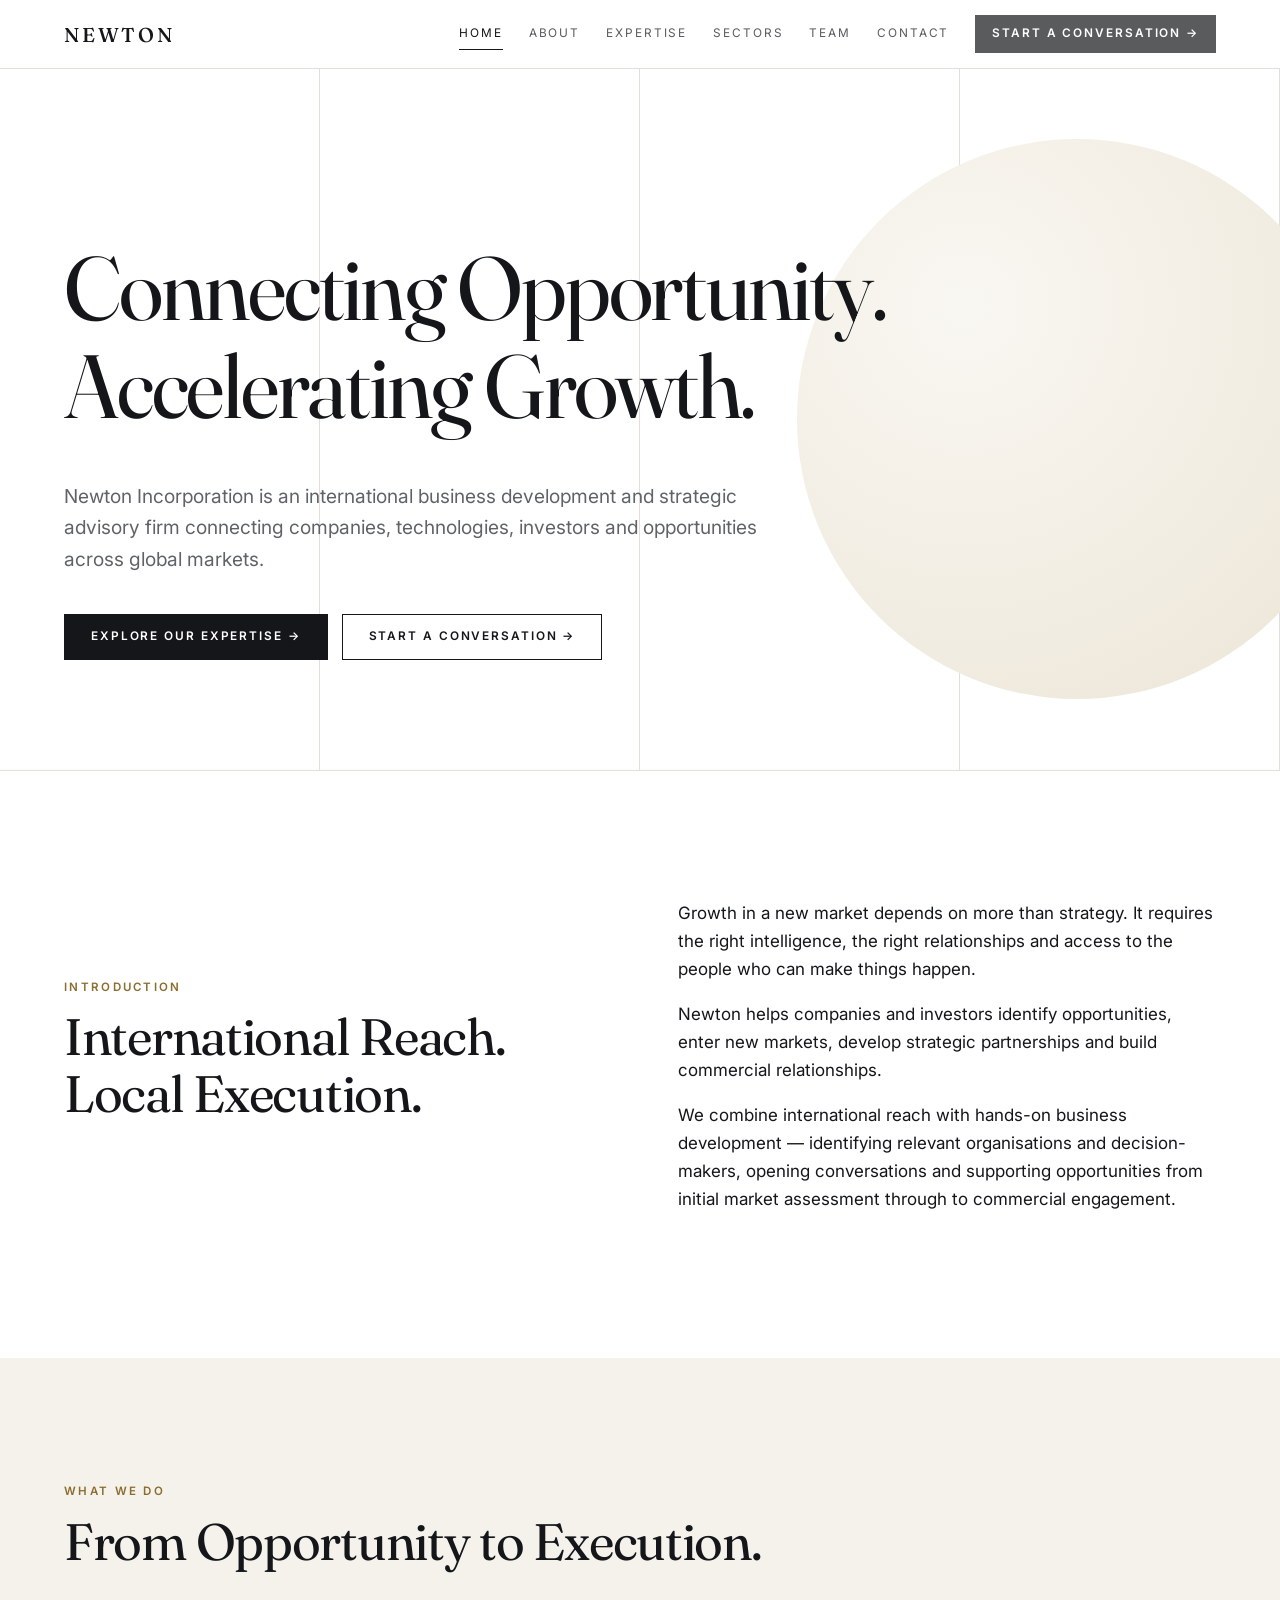
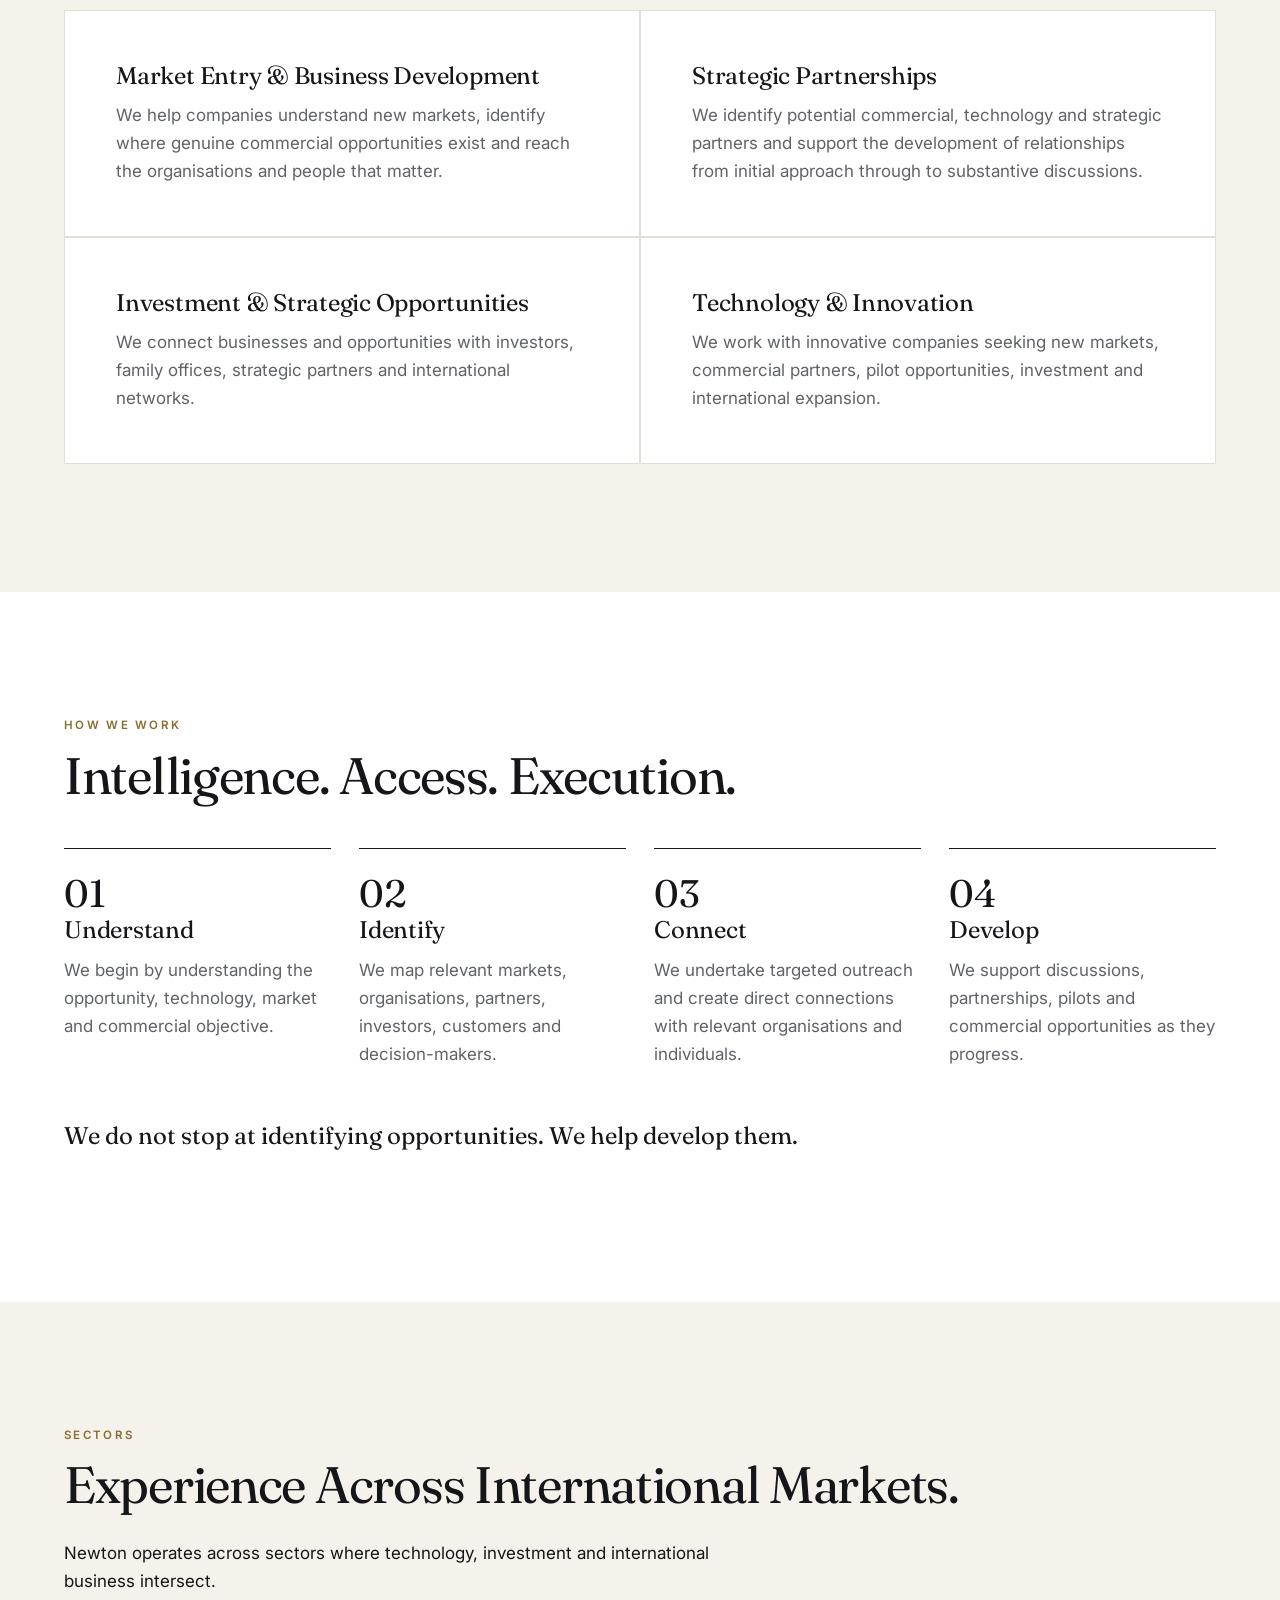
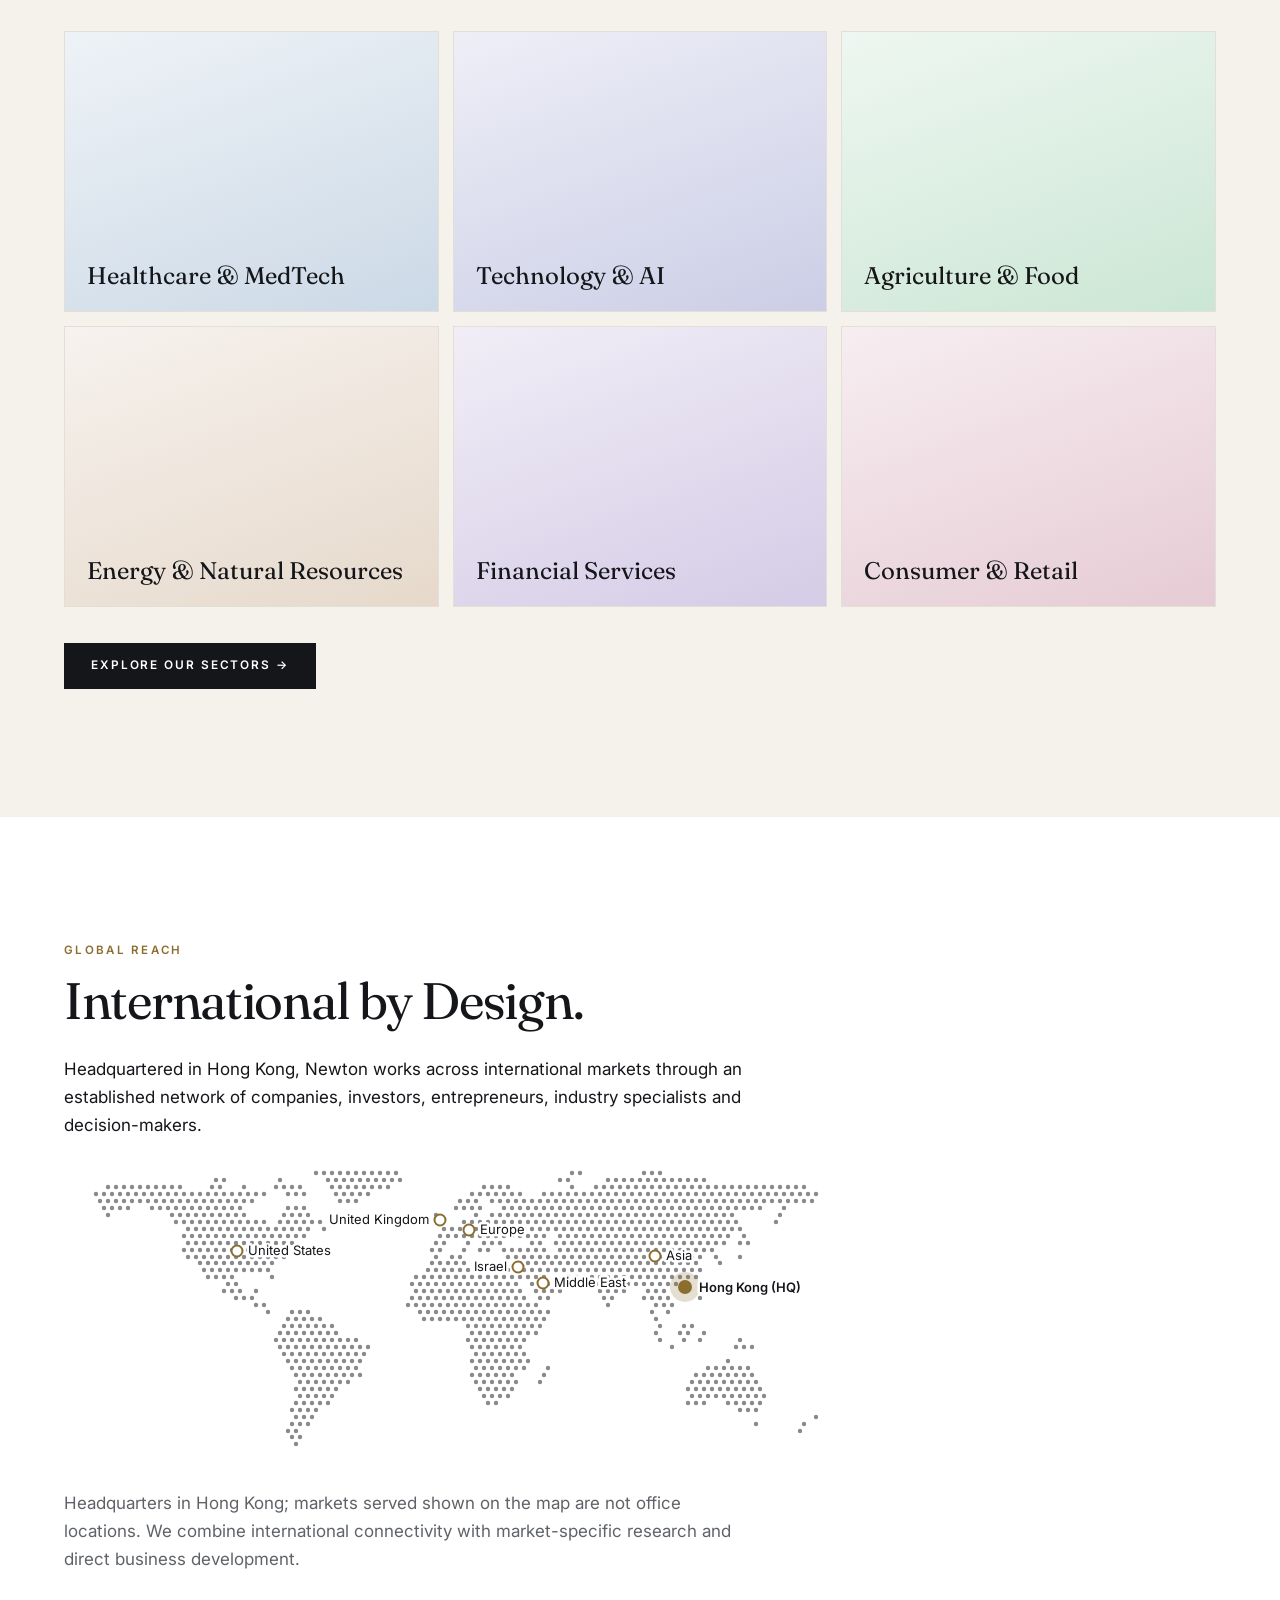
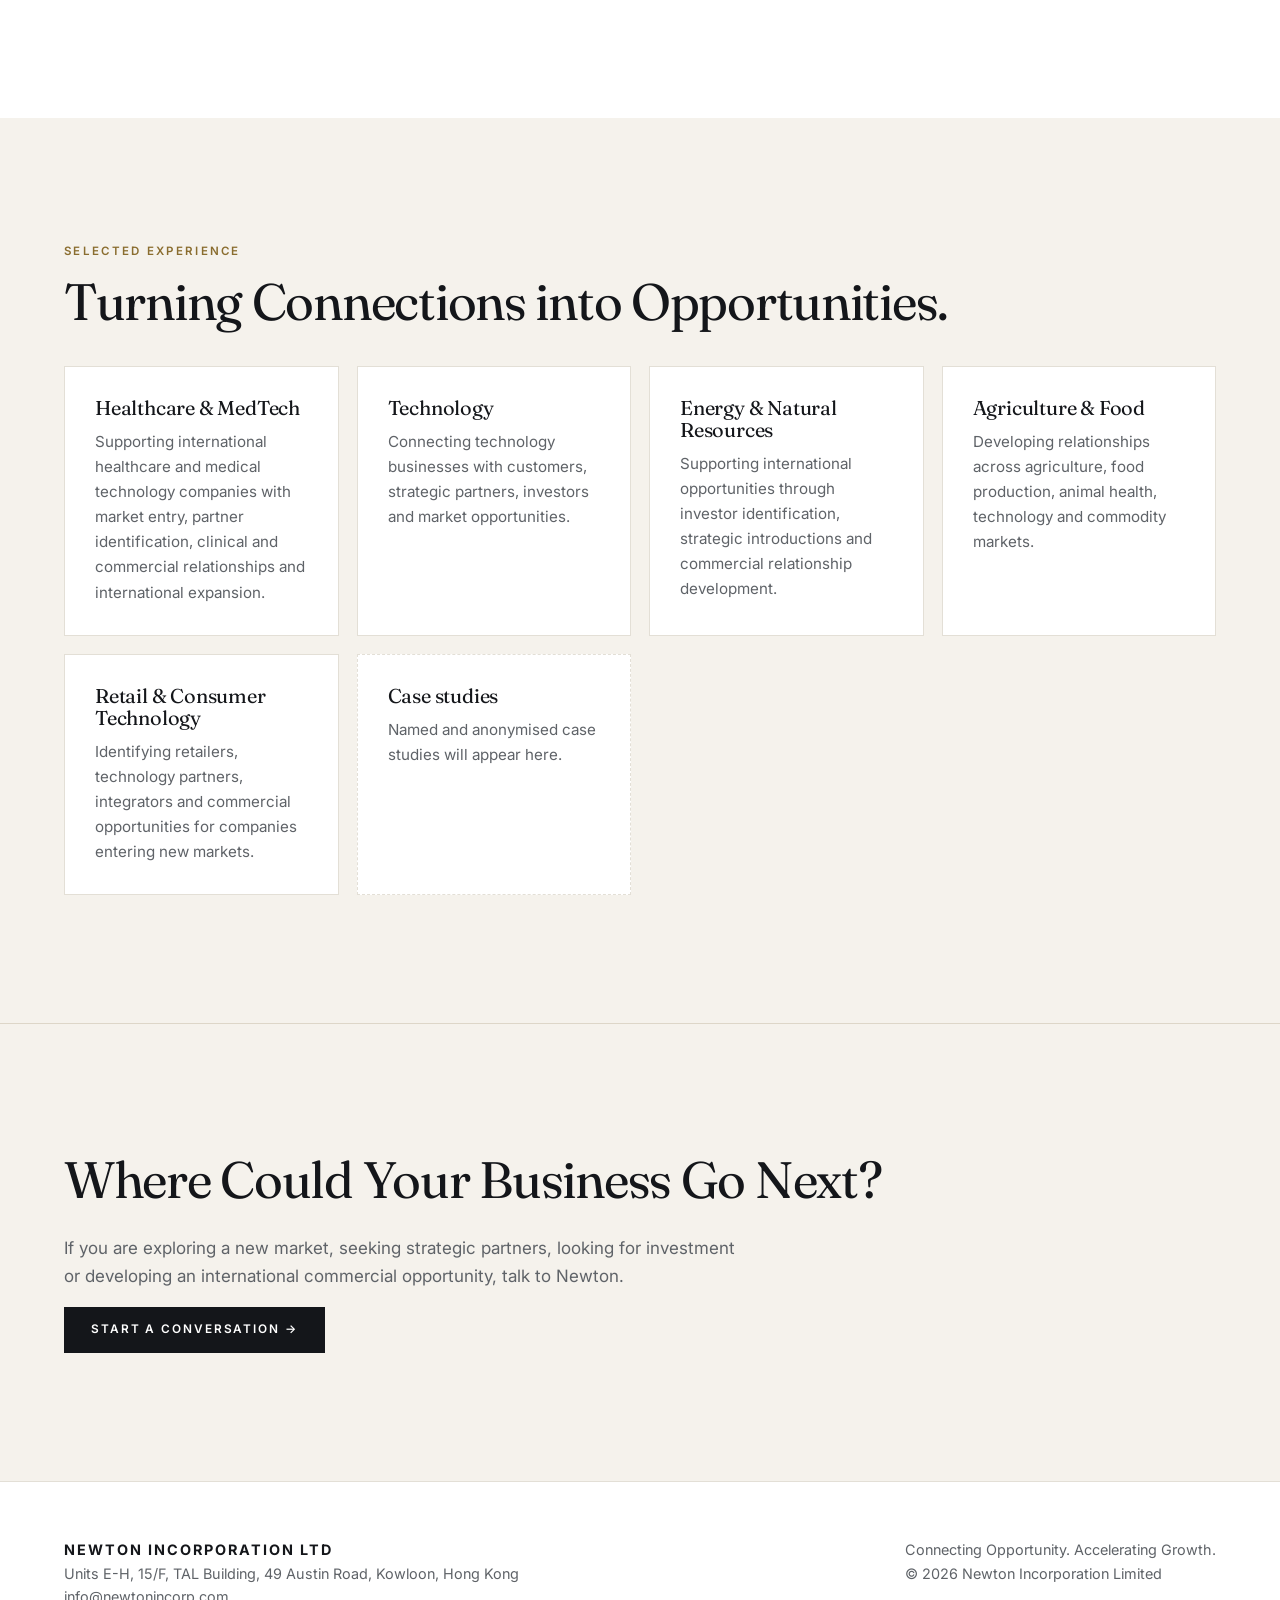
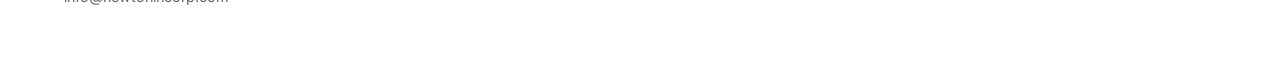
<file: index.html>
<!DOCTYPE html>
<html lang="en"><head><meta charset="utf-8">
<meta name="viewport" content="width=device-width, initial-scale=1, viewport-fit=cover">
<title>Newton Incorporation — Connecting Opportunity. Accelerating Growth.</title>
<meta name="description" content="International business development and strategic advisory firm connecting companies, technologies, investors and opportunities across global markets.">
<link rel="icon" href="data:image/svg+xml,%3Csvg xmlns='http://www.w3.org/2000/svg' viewBox='0 0 100 100'%3E%3Ctext y='.9em' font-size='90'%3E🧭%3C/text%3E%3C/svg%3E">
<link rel="stylesheet" href="https://fonts.googleapis.com/css2?family=Fraunces:wght@400;500&family=Inter:wght@400;500;600&display=swap">
<link rel="stylesheet" href="assets/style.css">
<script>document.documentElement.classList.add('js')</script>
</head><body>
<header><div class="w"><a class="logo" href="index.html">NEWTON</a><button id="mb" aria-expanded="false" aria-controls="nv">MENU</button>
<nav id="nv" aria-label="Main"><a href="index.html" class="on">HOME</a><a href="about.html">ABOUT</a><a href="expertise.html">EXPERTISE</a><a href="sectors.html">SECTORS</a><a href="team.html">TEAM</a><a href="contact.php">CONTACT</a><a class="btn" href="contact.php">START A CONVERSATION →</a></nav></div></header>
<main><div class="v on" id="v-home">
<section class="hero"><div class="w"><h1>Connecting Opportunity. Accelerating Growth.</h1><p>Newton Incorporation is an international business development and strategic advisory firm connecting companies, technologies, investors and opportunities across global markets.</p><div class="row"><a class="btn" style="color:#0b1b30" href="expertise.html">EXPLORE OUR EXPERTISE →</a><a class="btn o" href="contact.php">START A CONVERSATION →</a></div></div></section><section class="s"><div class="w split"><div><span class="k">Introduction</span><h2>International Reach. Local Execution.</h2></div><div><p>Growth in a new market depends on more than strategy. It requires the right intelligence, the right relationships and access to the people who can make things happen.</p><p>Newton helps companies and investors identify opportunities, enter new markets, develop strategic partnerships and build commercial relationships.</p><p>We combine international reach with hands-on business development — identifying relevant organisations and decision-makers, opening conversations and supporting opportunities from initial market assessment through to commercial engagement.</p></div></div></section><section class="s alt"><div class="w"><span class="k">What we do</span><h2>From Opportunity to Execution.</h2><div class="g2" style="margin-top:40px"><a class="tile" href="expertise.html#market-entry"><h3>Market Entry &amp; Business Development</h3><p>We help companies understand new markets, identify where genuine commercial opportunities exist and reach the organisations and people that matter.</p></a><a class="tile" href="expertise.html#strategic-partnerships"><h3>Strategic Partnerships</h3><p>We identify potential commercial, technology and strategic partners and support the development of relationships from initial approach through to substantive discussions.</p></a><a class="tile" href="expertise.html#investment"><h3>Investment &amp; Strategic Opportunities</h3><p>We connect businesses and opportunities with investors, family offices, strategic partners and international networks.</p></a><a class="tile" href="expertise.html#technology"><h3>Technology &amp; Innovation</h3><p>We work with innovative companies seeking new markets, commercial partners, pilot opportunities, investment and international expansion.</p></a></div></div></section><section class="s"><div class="w"><span class="k">How we work</span><h2>Intelligence. Access. Execution.</h2><div class="steps" style="margin:44px 0 36px"><div><b>01</b><h3>Understand</h3><p style="color:var(--mut)">We begin by understanding the opportunity, technology, market and commercial objective.</p></div><div><b>02</b><h3>Identify</h3><p style="color:var(--mut)">We map relevant markets, organisations, partners, investors, customers and decision-makers.</p></div><div><b>03</b><h3>Connect</h3><p style="color:var(--mut)">We undertake targeted outreach and create direct connections with relevant organisations and individuals.</p></div><div><b>04</b><h3>Develop</h3><p style="color:var(--mut)">We support discussions, partnerships, pilots and commercial opportunities as they progress.</p></div></div><p style="font:400 1.5rem var(--serif);max-width:none">We do not stop at identifying opportunities. We help develop them.</p></div></section><section class="s alt"><div class="w"><span class="k">Sectors</span><h2>Experience Across International Markets.</h2><p>Newton operates across sectors where technology, investment and international business intersect.</p><div class="sec" style="margin:36px 0"><a style="--h:210" href="sectors.html#healthcare">Healthcare &amp; MedTech</a><a style="--h:235" href="sectors.html#technology-ai">Technology &amp; AI</a><a style="--h:140" href="sectors.html#agriculture">Agriculture &amp; Food</a><a style="--h:30" href="sectors.html#energy">Energy &amp; Natural Resources</a><a style="--h:260" href="sectors.html#financial">Financial Services</a><a style="--h:340" href="sectors.html#consumer">Consumer &amp; Retail</a></div><a class="btn" style="background:var(--dk);border-color:var(--dk);color:#fff" href="sectors.html">EXPLORE OUR SECTORS →</a></div></section><section class="s"><div class="w"><span class="k">Global reach</span><h2>International by Design.</h2><p>Headquartered in Hong Kong, Newton works across international markets through an established network of companies, investors, entrepreneurs, industry specialists and decision-makers.</p><svg class="map" viewBox="0 0 760 290" role="img" aria-label="World map. Newton is headquartered in Hong Kong and works across Asia, Europe, the Middle East, Israel, the United Kingdom and the United States."><path d="M252 4h0M260 4h0M268 4h0M276 4h0M284 4h0M292 4h0M300 4h0M308 4h0M316 4h0M324 4h0M332 4h0M508 4h0M516 4h0M580 4h0M588 4h0M596 4h0M152 11h0M160 11h0M216 11h0M264 11h0M272 11h0M280 11h0M288 11h0M296 11h0M304 11h0M312 11h0M320 11h0M328 11h0M336 11h0M496 11h0M504 11h0M544 11h0M552 11h0M560 11h0M568 11h0M576 11h0M584 11h0M592 11h0M600 11h0M608 11h0M616 11h0M624 11h0M632 11h0M640 11h0M44 18h0M52 18h0M60 18h0M68 18h0M76 18h0M84 18h0M92 18h0M100 18h0M108 18h0M116 18h0M148 18h0M156 18h0M180 18h0M212 18h0M220 18h0M228 18h0M236 18h0M268 18h0M276 18h0M284 18h0M292 18h0M300 18h0M308 18h0M316 18h0M324 18h0M420 18h0M428 18h0M436 18h0M444 18h0M508 18h0M532 18h0M540 18h0M548 18h0M556 18h0M564 18h0M572 18h0M580 18h0M588 18h0M596 18h0M604 18h0M612 18h0M620 18h0M628 18h0M636 18h0M644 18h0M652 18h0M660 18h0M668 18h0M676 18h0M684 18h0M692 18h0M700 18h0M708 18h0M716 18h0M724 18h0M732 18h0M740 18h0M32 25h0M40 25h0M48 25h0M56 25h0M64 25h0M72 25h0M80 25h0M88 25h0M96 25h0M104 25h0M112 25h0M120 25h0M128 25h0M136 25h0M144 25h0M152 25h0M160 25h0M168 25h0M176 25h0M184 25h0M192 25h0M200 25h0M224 25h0M232 25h0M240 25h0M272 25h0M280 25h0M288 25h0M296 25h0M304 25h0M408 25h0M416 25h0M424 25h0M432 25h0M440 25h0M448 25h0M456 25h0M480 25h0M488 25h0M496 25h0M504 25h0M512 25h0M520 25h0M528 25h0M536 25h0M544 25h0M552 25h0M560 25h0M568 25h0M576 25h0M584 25h0M592 25h0M600 25h0M608 25h0M616 25h0M624 25h0M632 25h0M640 25h0M648 25h0M656 25h0M664 25h0M672 25h0M680 25h0M688 25h0M696 25h0M704 25h0M712 25h0M720 25h0M728 25h0M736 25h0M744 25h0M752 25h0M36 32h0M44 32h0M52 32h0M60 32h0M68 32h0M76 32h0M84 32h0M92 32h0M100 32h0M108 32h0M116 32h0M124 32h0M132 32h0M140 32h0M148 32h0M156 32h0M164 32h0M172 32h0M180 32h0M188 32h0M276 32h0M284 32h0M292 32h0M396 32h0M404 32h0M412 32h0M428 32h0M436 32h0M444 32h0M452 32h0M460 32h0M468 32h0M476 32h0M484 32h0M492 32h0M500 32h0M508 32h0M516 32h0M524 32h0M532 32h0M540 32h0M548 32h0M556 32h0M564 32h0M572 32h0M580 32h0M588 32h0M596 32h0M604 32h0M612 32h0M620 32h0M628 32h0M636 32h0M644 32h0M652 32h0M660 32h0M668 32h0M676 32h0M684 32h0M692 32h0M700 32h0M708 32h0M716 32h0M724 32h0M732 32h0M740 32h0M748 32h0M40 39h0M48 39h0M56 39h0M64 39h0M88 39h0M96 39h0M104 39h0M112 39h0M120 39h0M128 39h0M136 39h0M144 39h0M152 39h0M160 39h0M168 39h0M176 39h0M224 39h0M232 39h0M240 39h0M392 39h0M400 39h0M408 39h0M416 39h0M440 39h0M448 39h0M456 39h0M464 39h0M472 39h0M480 39h0M488 39h0M496 39h0M504 39h0M512 39h0M520 39h0M528 39h0M536 39h0M544 39h0M552 39h0M560 39h0M568 39h0M576 39h0M584 39h0M592 39h0M600 39h0M608 39h0M616 39h0M624 39h0M632 39h0M640 39h0M648 39h0M656 39h0M664 39h0M672 39h0M680 39h0M688 39h0M696 39h0M720 39h0M44 46h0M108 46h0M116 46h0M124 46h0M132 46h0M140 46h0M148 46h0M156 46h0M164 46h0M172 46h0M180 46h0M220 46h0M228 46h0M236 46h0M244 46h0M372 46h0M412 46h0M428 46h0M436 46h0M444 46h0M452 46h0M460 46h0M468 46h0M476 46h0M484 46h0M492 46h0M500 46h0M508 46h0M516 46h0M524 46h0M532 46h0M540 46h0M548 46h0M556 46h0M564 46h0M572 46h0M580 46h0M588 46h0M596 46h0M604 46h0M612 46h0M620 46h0M628 46h0M636 46h0M644 46h0M652 46h0M660 46h0M668 46h0M716 46h0M112 53h0M120 53h0M128 53h0M136 53h0M144 53h0M152 53h0M160 53h0M168 53h0M176 53h0M184 53h0M192 53h0M200 53h0M216 53h0M224 53h0M232 53h0M240 53h0M248 53h0M256 53h0M360 53h0M376 53h0M400 53h0M408 53h0M416 53h0M424 53h0M432 53h0M440 53h0M448 53h0M456 53h0M464 53h0M472 53h0M480 53h0M488 53h0M496 53h0M504 53h0M512 53h0M520 53h0M528 53h0M536 53h0M544 53h0M552 53h0M560 53h0M568 53h0M576 53h0M584 53h0M592 53h0M600 53h0M608 53h0M616 53h0M624 53h0M632 53h0M640 53h0M648 53h0M656 53h0M664 53h0M672 53h0M712 53h0M124 60h0M132 60h0M140 60h0M148 60h0M156 60h0M164 60h0M172 60h0M180 60h0M188 60h0M196 60h0M204 60h0M212 60h0M220 60h0M228 60h0M236 60h0M244 60h0M260 60h0M380 60h0M388 60h0M396 60h0M404 60h0M412 60h0M420 60h0M428 60h0M436 60h0M444 60h0M452 60h0M460 60h0M468 60h0M476 60h0M484 60h0M492 60h0M500 60h0M508 60h0M516 60h0M524 60h0M532 60h0M540 60h0M548 60h0M556 60h0M564 60h0M572 60h0M580 60h0M588 60h0M596 60h0M604 60h0M612 60h0M620 60h0M628 60h0M636 60h0M644 60h0M652 60h0M660 60h0M668 60h0M676 60h0M120 67h0M128 67h0M136 67h0M144 67h0M152 67h0M160 67h0M168 67h0M176 67h0M184 67h0M192 67h0M200 67h0M208 67h0M216 67h0M224 67h0M232 67h0M240 67h0M376 67h0M384 67h0M392 67h0M400 67h0M408 67h0M416 67h0M424 67h0M432 67h0M440 67h0M448 67h0M456 67h0M464 67h0M472 67h0M480 67h0M496 67h0M504 67h0M512 67h0M520 67h0M528 67h0M536 67h0M544 67h0M552 67h0M560 67h0M568 67h0M576 67h0M584 67h0M592 67h0M600 67h0M608 67h0M616 67h0M624 67h0M632 67h0M640 67h0M648 67h0M656 67h0M664 67h0M680 67h0M124 74h0M132 74h0M140 74h0M148 74h0M156 74h0M164 74h0M172 74h0M180 74h0M188 74h0M196 74h0M204 74h0M212 74h0M220 74h0M228 74h0M372 74h0M380 74h0M404 74h0M420 74h0M428 74h0M436 74h0M468 74h0M476 74h0M492 74h0M500 74h0M508 74h0M516 74h0M524 74h0M532 74h0M540 74h0M548 74h0M556 74h0M564 74h0M572 74h0M580 74h0M588 74h0M596 74h0M604 74h0M612 74h0M620 74h0M628 74h0M636 74h0M644 74h0M652 74h0M660 74h0M676 74h0M684 74h0M120 81h0M128 81h0M136 81h0M144 81h0M152 81h0M160 81h0M168 81h0M176 81h0M184 81h0M192 81h0M200 81h0M208 81h0M216 81h0M368 81h0M376 81h0M400 81h0M416 81h0M424 81h0M440 81h0M448 81h0M456 81h0M464 81h0M472 81h0M480 81h0M496 81h0M504 81h0M512 81h0M520 81h0M528 81h0M536 81h0M544 81h0M552 81h0M560 81h0M568 81h0M576 81h0M584 81h0M592 81h0M600 81h0M608 81h0M616 81h0M624 81h0M632 81h0M640 81h0M648 81h0M124 88h0M132 88h0M140 88h0M148 88h0M156 88h0M164 88h0M172 88h0M180 88h0M188 88h0M196 88h0M204 88h0M212 88h0M220 88h0M372 88h0M388 88h0M396 88h0M444 88h0M452 88h0M460 88h0M468 88h0M476 88h0M484 88h0M492 88h0M500 88h0M508 88h0M516 88h0M524 88h0M532 88h0M540 88h0M548 88h0M556 88h0M564 88h0M572 88h0M580 88h0M588 88h0M596 88h0M604 88h0M612 88h0M620 88h0M628 88h0M636 88h0M652 88h0M676 88h0M136 94h0M144 94h0M152 94h0M160 94h0M168 94h0M176 94h0M184 94h0M192 94h0M200 94h0M208 94h0M368 94h0M376 94h0M384 94h0M392 94h0M400 94h0M456 94h0M464 94h0M472 94h0M480 94h0M488 94h0M496 94h0M504 94h0M512 94h0M520 94h0M528 94h0M536 94h0M544 94h0M552 94h0M560 94h0M568 94h0M576 94h0M584 94h0M592 94h0M600 94h0M608 94h0M616 94h0M624 94h0M632 94h0M656 94h0M140 101h0M148 101h0M156 101h0M164 101h0M172 101h0M180 101h0M188 101h0M196 101h0M204 101h0M364 101h0M372 101h0M380 101h0M388 101h0M396 101h0M404 101h0M412 101h0M420 101h0M428 101h0M436 101h0M444 101h0M452 101h0M460 101h0M468 101h0M476 101h0M484 101h0M492 101h0M500 101h0M508 101h0M516 101h0M524 101h0M532 101h0M540 101h0M548 101h0M556 101h0M564 101h0M572 101h0M580 101h0M588 101h0M596 101h0M604 101h0M612 101h0M620 101h0M628 101h0M636 101h0M144 108h0M152 108h0M160 108h0M168 108h0M208 108h0M352 108h0M360 108h0M368 108h0M376 108h0M384 108h0M392 108h0M400 108h0M408 108h0M416 108h0M424 108h0M432 108h0M440 108h0M448 108h0M456 108h0M464 108h0M472 108h0M480 108h0M504 108h0M512 108h0M520 108h0M528 108h0M536 108h0M544 108h0M552 108h0M560 108h0M568 108h0M576 108h0M584 108h0M592 108h0M600 108h0M608 108h0M616 108h0M624 108h0M632 108h0M164 115h0M172 115h0M348 115h0M356 115h0M364 115h0M372 115h0M380 115h0M388 115h0M396 115h0M404 115h0M412 115h0M420 115h0M428 115h0M436 115h0M444 115h0M452 115h0M468 115h0M476 115h0M484 115h0M492 115h0M500 115h0M532 115h0M540 115h0M548 115h0M556 115h0M564 115h0M572 115h0M580 115h0M588 115h0M596 115h0M604 115h0M612 115h0M620 115h0M636 115h0M160 122h0M168 122h0M176 122h0M192 122h0M352 122h0M360 122h0M368 122h0M376 122h0M384 122h0M392 122h0M400 122h0M408 122h0M416 122h0M424 122h0M432 122h0M440 122h0M448 122h0M456 122h0M472 122h0M480 122h0M488 122h0M496 122h0M536 122h0M544 122h0M552 122h0M560 122h0M584 122h0M592 122h0M600 122h0M172 129h0M180 129h0M188 129h0M348 129h0M356 129h0M364 129h0M372 129h0M380 129h0M388 129h0M396 129h0M404 129h0M412 129h0M420 129h0M428 129h0M436 129h0M444 129h0M452 129h0M460 129h0M476 129h0M484 129h0M540 129h0M548 129h0M580 129h0M588 129h0M596 129h0M604 129h0M636 129h0M192 136h0M200 136h0M344 136h0M352 136h0M360 136h0M368 136h0M376 136h0M384 136h0M392 136h0M400 136h0M408 136h0M416 136h0M424 136h0M432 136h0M440 136h0M448 136h0M456 136h0M464 136h0M472 136h0M544 136h0M592 136h0M600 136h0M608 136h0M204 143h0M228 143h0M236 143h0M244 143h0M356 143h0M364 143h0M372 143h0M380 143h0M388 143h0M396 143h0M404 143h0M412 143h0M420 143h0M428 143h0M436 143h0M444 143h0M452 143h0M460 143h0M468 143h0M476 143h0M484 143h0M588 143h0M604 143h0M224 150h0M232 150h0M240 150h0M248 150h0M256 150h0M360 150h0M368 150h0M376 150h0M384 150h0M392 150h0M400 150h0M408 150h0M416 150h0M424 150h0M432 150h0M440 150h0M448 150h0M456 150h0M464 150h0M472 150h0M480 150h0M592 150h0M220 157h0M228 157h0M236 157h0M244 157h0M252 157h0M260 157h0M268 157h0M404 157h0M412 157h0M420 157h0M428 157h0M436 157h0M444 157h0M452 157h0M460 157h0M468 157h0M476 157h0M596 157h0M620 157h0M628 157h0M216 164h0M224 164h0M232 164h0M240 164h0M248 164h0M256 164h0M264 164h0M272 164h0M408 164h0M416 164h0M424 164h0M432 164h0M440 164h0M448 164h0M456 164h0M464 164h0M472 164h0M592 164h0M616 164h0M624 164h0M640 164h0M212 171h0M220 171h0M228 171h0M236 171h0M244 171h0M252 171h0M260 171h0M268 171h0M276 171h0M284 171h0M292 171h0M404 171h0M412 171h0M420 171h0M428 171h0M436 171h0M444 171h0M452 171h0M460 171h0M596 171h0M620 171h0M636 171h0M676 171h0M216 178h0M224 178h0M232 178h0M240 178h0M248 178h0M256 178h0M264 178h0M272 178h0M280 178h0M288 178h0M296 178h0M304 178h0M408 178h0M416 178h0M424 178h0M432 178h0M440 178h0M448 178h0M456 178h0M608 178h0M672 178h0M680 178h0M688 178h0M220 185h0M228 185h0M236 185h0M244 185h0M252 185h0M260 185h0M268 185h0M276 185h0M284 185h0M292 185h0M300 185h0M412 185h0M420 185h0M428 185h0M436 185h0M444 185h0M452 185h0M460 185h0M224 192h0M232 192h0M240 192h0M248 192h0M256 192h0M264 192h0M272 192h0M280 192h0M288 192h0M296 192h0M408 192h0M416 192h0M424 192h0M432 192h0M440 192h0M448 192h0M456 192h0M464 192h0M664 192h0M228 199h0M236 199h0M244 199h0M252 199h0M260 199h0M268 199h0M276 199h0M284 199h0M292 199h0M412 199h0M420 199h0M428 199h0M436 199h0M444 199h0M452 199h0M460 199h0M484 199h0M644 199h0M652 199h0M660 199h0M668 199h0M676 199h0M684 199h0M232 206h0M240 206h0M248 206h0M256 206h0M264 206h0M272 206h0M280 206h0M288 206h0M296 206h0M408 206h0M416 206h0M424 206h0M432 206h0M440 206h0M448 206h0M480 206h0M632 206h0M640 206h0M648 206h0M656 206h0M664 206h0M672 206h0M680 206h0M688 206h0M236 213h0M244 213h0M252 213h0M260 213h0M268 213h0M276 213h0M284 213h0M412 213h0M420 213h0M428 213h0M436 213h0M444 213h0M452 213h0M476 213h0M628 213h0M636 213h0M644 213h0M652 213h0M660 213h0M668 213h0M676 213h0M684 213h0M692 213h0M232 220h0M240 220h0M248 220h0M256 220h0M264 220h0M272 220h0M416 220h0M424 220h0M432 220h0M440 220h0M448 220h0M624 220h0M632 220h0M640 220h0M648 220h0M656 220h0M664 220h0M672 220h0M680 220h0M688 220h0M696 220h0M236 227h0M244 227h0M252 227h0M260 227h0M268 227h0M420 227h0M428 227h0M436 227h0M444 227h0M628 227h0M636 227h0M644 227h0M652 227h0M660 227h0M668 227h0M676 227h0M684 227h0M692 227h0M700 227h0M232 234h0M240 234h0M248 234h0M256 234h0M264 234h0M424 234h0M432 234h0M624 234h0M632 234h0M640 234h0M664 234h0M672 234h0M680 234h0M688 234h0M696 234h0M228 241h0M236 241h0M244 241h0M252 241h0M676 241h0M684 241h0M692 241h0M232 248h0M240 248h0M248 248h0M752 248h0M228 255h0M236 255h0M244 255h0M692 255h0M740 255h0M224 262h0M232 262h0M736 262h0M228 268h0M236 268h0M232 275h0" stroke="currentColor" stroke-opacity=".5" stroke-width="4.4" stroke-linecap="round" fill="none"/><g fill="currentColor"><circle cx="173" cy="82" r="5.5" style="fill:var(--bg);stroke:var(--ac);stroke-width:2"/><text x="184" y="86" font-size="13" font-family="Inter,sans-serif" style="paint-order:stroke;stroke:var(--bg);stroke-width:5px;stroke-linejoin:round" text-anchor="start">United States</text><circle cx="376" cy="51" r="5.5" style="fill:var(--bg);stroke:var(--ac);stroke-width:2"/><text x="365" y="55" font-size="13" font-family="Inter,sans-serif" style="paint-order:stroke;stroke:var(--bg);stroke-width:5px;stroke-linejoin:round" text-anchor="end">United Kingdom</text><circle cx="405" cy="61" r="5.5" style="fill:var(--bg);stroke:var(--ac);stroke-width:2"/><text x="416" y="65" font-size="13" font-family="Inter,sans-serif" style="paint-order:stroke;stroke:var(--bg);stroke-width:5px;stroke-linejoin:round" text-anchor="start">Europe</text><circle cx="454" cy="98" r="5.5" style="fill:var(--bg);stroke:var(--ac);stroke-width:2"/><text x="443" y="102" font-size="13" font-family="Inter,sans-serif" style="paint-order:stroke;stroke:var(--bg);stroke-width:5px;stroke-linejoin:round" text-anchor="end">Israel</text><circle cx="479" cy="114" r="5.5" style="fill:var(--bg);stroke:var(--ac);stroke-width:2"/><text x="490" y="118" font-size="13" font-family="Inter,sans-serif" style="paint-order:stroke;stroke:var(--bg);stroke-width:5px;stroke-linejoin:round" text-anchor="start">Middle East</text><circle cx="591" cy="87" r="5.5" style="fill:var(--bg);stroke:var(--ac);stroke-width:2"/><text x="602" y="91" font-size="13" font-family="Inter,sans-serif" style="paint-order:stroke;stroke:var(--bg);stroke-width:5px;stroke-linejoin:round" text-anchor="start">Asia</text><circle cx="621" cy="118" r="15" style="fill:var(--ac);opacity:.22"/><circle cx="621" cy="118" r="7" style="fill:var(--ac)"/><text x="635" y="123" font-size="13" font-weight="600" font-family="Inter,sans-serif" style="paint-order:stroke;stroke:var(--bg);stroke-width:5px;stroke-linejoin:round">Hong Kong (HQ)</text></g></svg><p style="color:var(--mut)">Headquarters in Hong Kong; markets served shown on the map are not office locations. We combine international connectivity with market-specific research and direct business development.</p></div></section><section class="s alt"><div class="w"><span class="k">Selected experience</span><h2>Turning Connections into Opportunities.</h2><div class="cases" style="margin-top:36px"><div class="case"><h3>Healthcare &amp; MedTech</h3><p>Supporting international healthcare and medical technology companies with market entry, partner identification, clinical and commercial relationships and international expansion.</p></div><div class="case"><h3>Technology</h3><p>Connecting technology businesses with customers, strategic partners, investors and market opportunities.</p></div><div class="case"><h3>Energy &amp; Natural Resources</h3><p>Supporting international opportunities through investor identification, strategic introductions and commercial relationship development.</p></div><div class="case"><h3>Agriculture &amp; Food</h3><p>Developing relationships across agriculture, food production, animal health, technology and commodity markets.</p></div><div class="case"><h3>Retail &amp; Consumer Technology</h3><p>Identifying retailers, technology partners, integrators and commercial opportunities for companies entering new markets.</p></div><div class="case" style="border-style:dashed"><h3>Case studies</h3><p>Named and anonymised case studies will appear here.</p></div></div></div></section><section class="s dk"><div class="w"><h2>Where Could Your Business Go Next?</h2><p style="color:#c9d4e6">If you are exploring a new market, seeking strategic partners, looking for investment or developing an international commercial opportunity, talk to Newton.</p><a class="btn" style="color:#0b1b30" href="contact.php">START A CONVERSATION →</a></div></section>
</div></main>
<footer><div class="w fd"><div><b style="color:#fff;letter-spacing:.14em">NEWTON INCORPORATION LTD</b><br>Units E-H, 15/F, TAL Building, 49 Austin Road, Kowloon, Hong Kong<br><a href="mailto:info@newtonincorp.com">info@newtonincorp.com</a></div><div>Connecting Opportunity. Accelerating Growth.<br>© 2026 Newton Incorporation Limited</div></div></footer>
<script src="assets/main.js"></script>
</body></html>
</file>
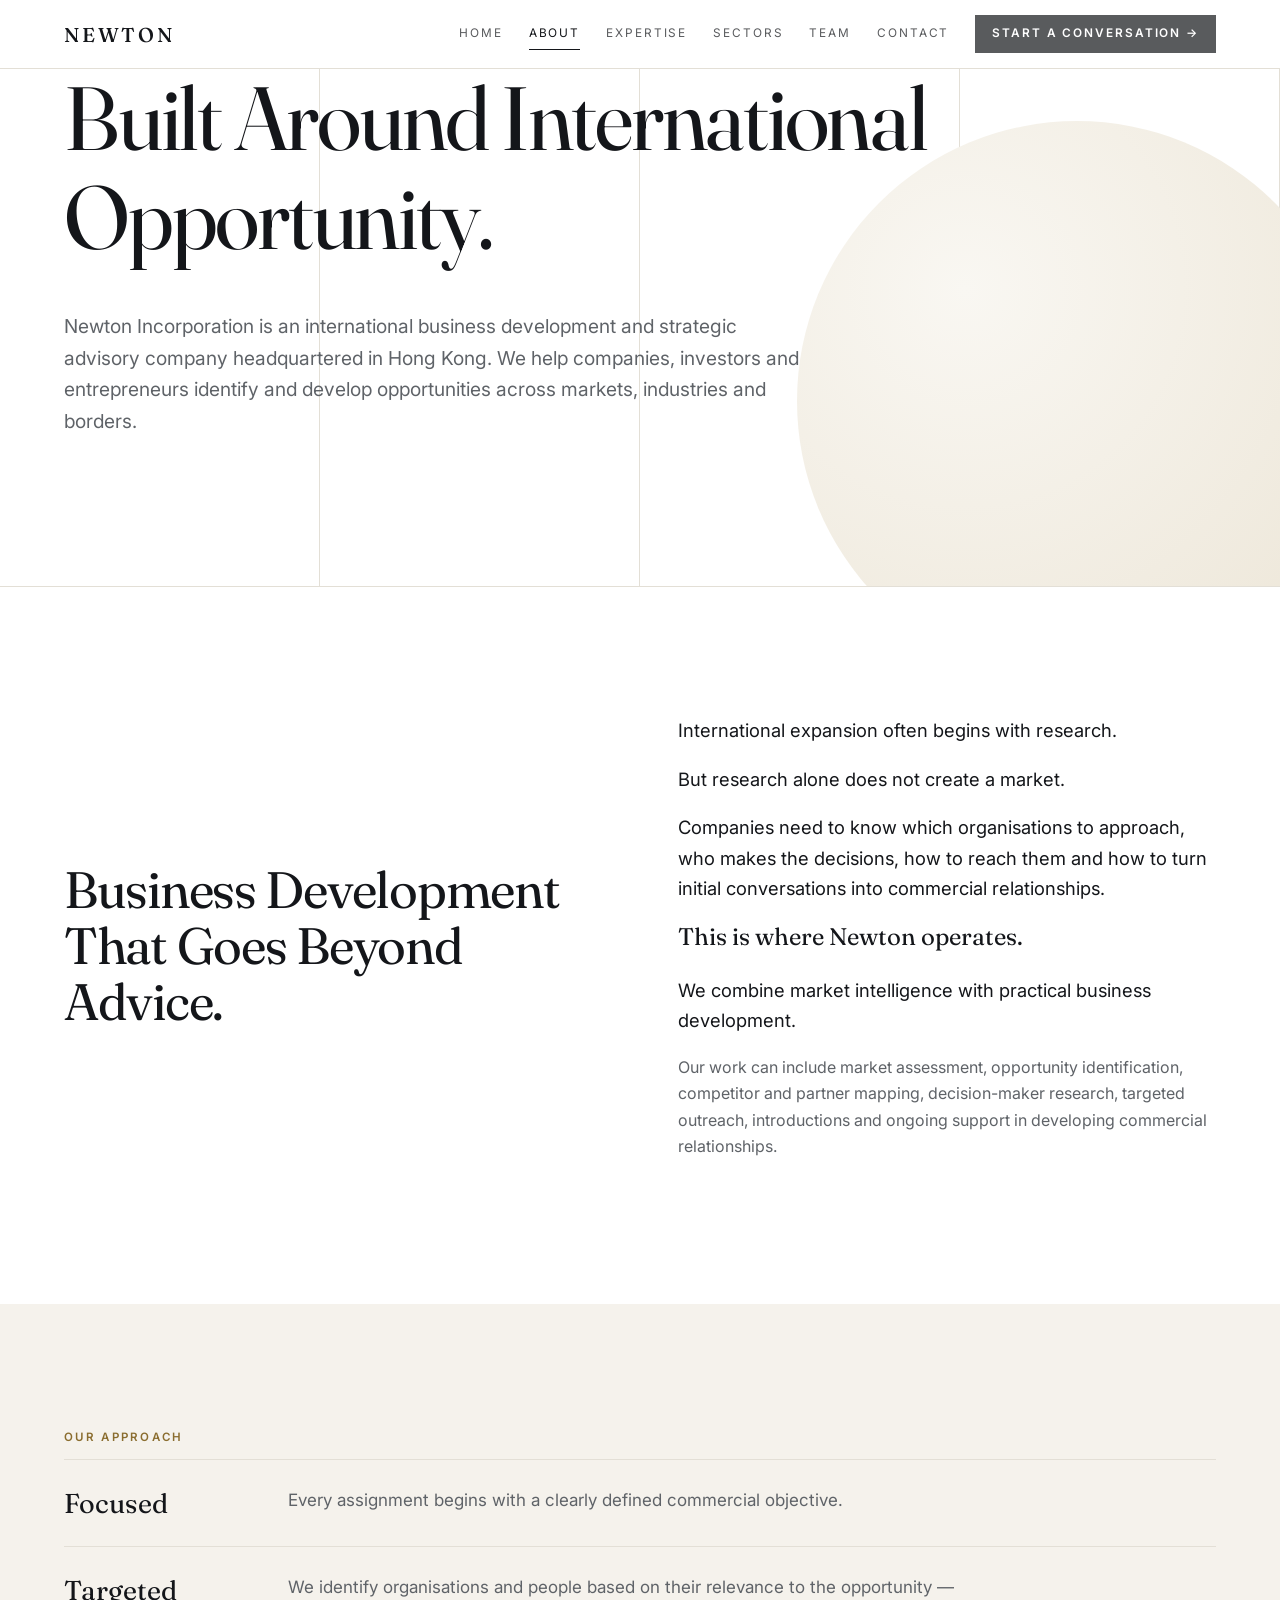
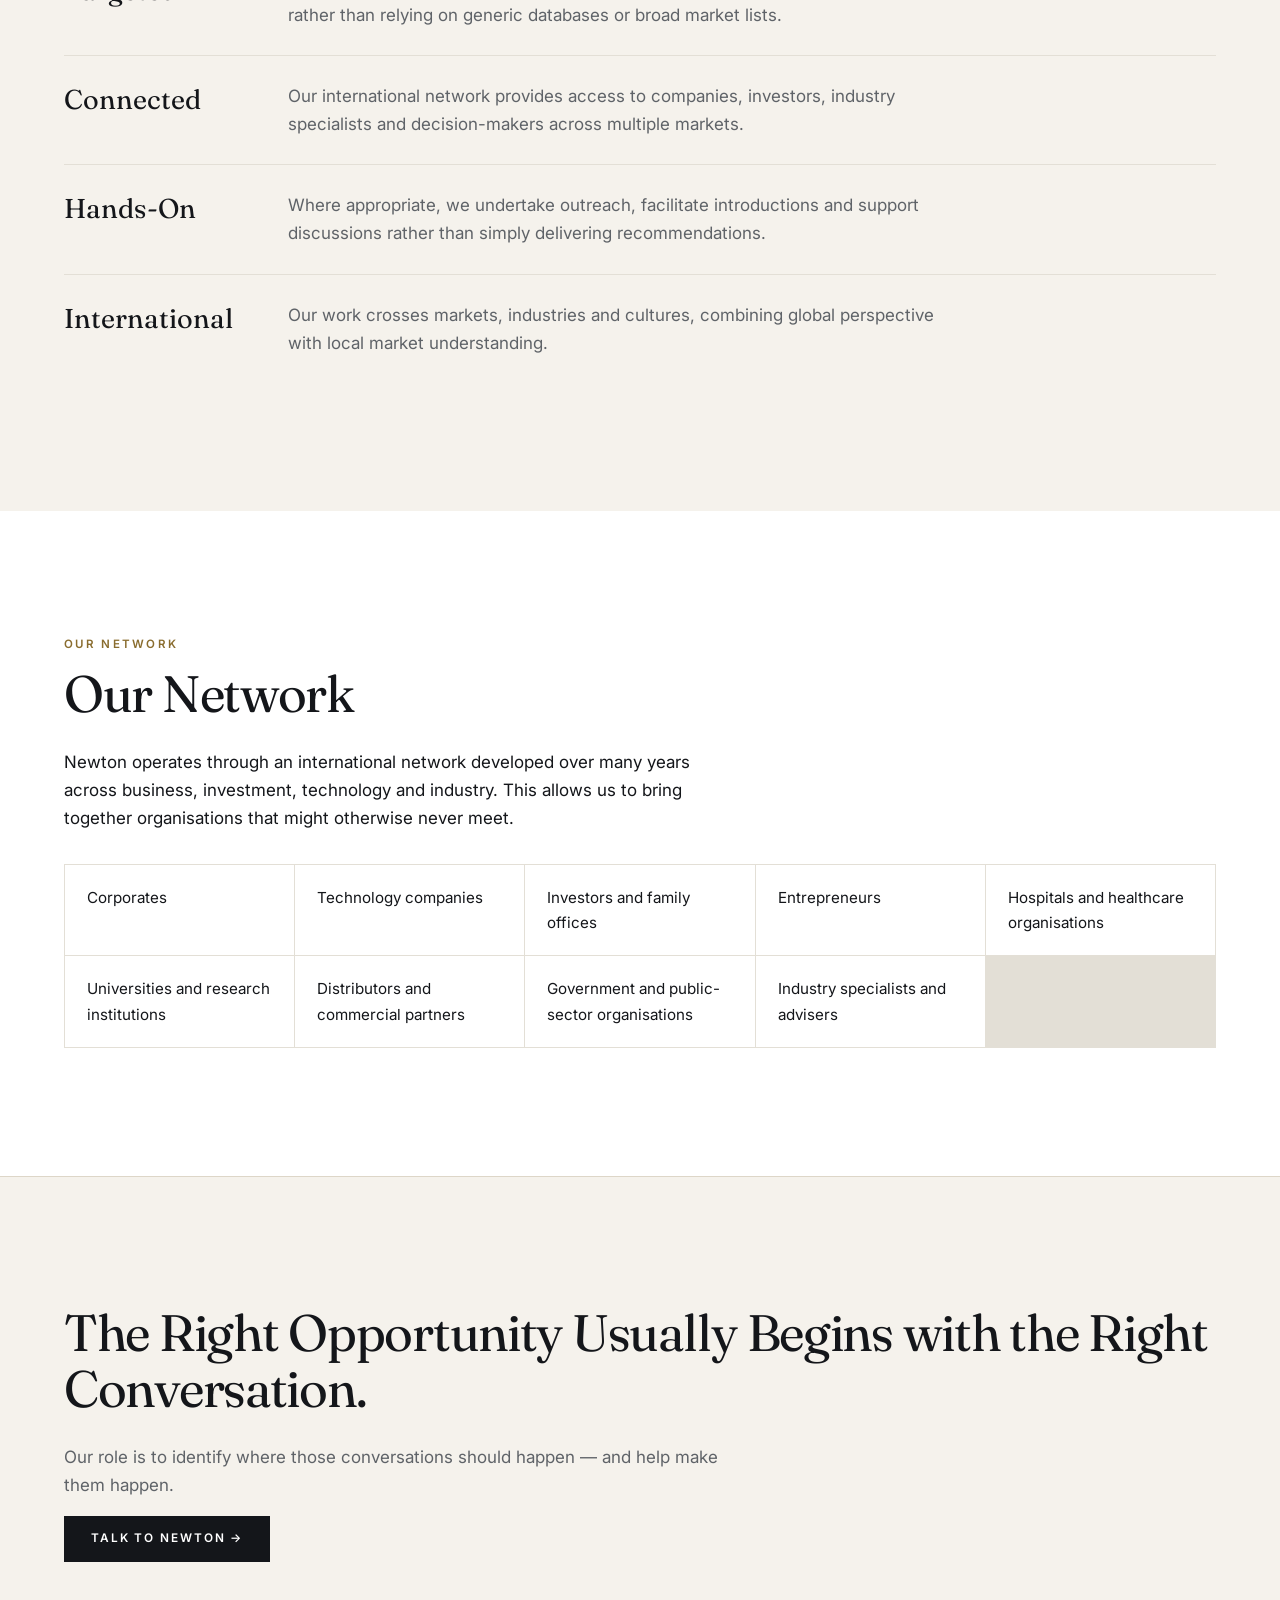
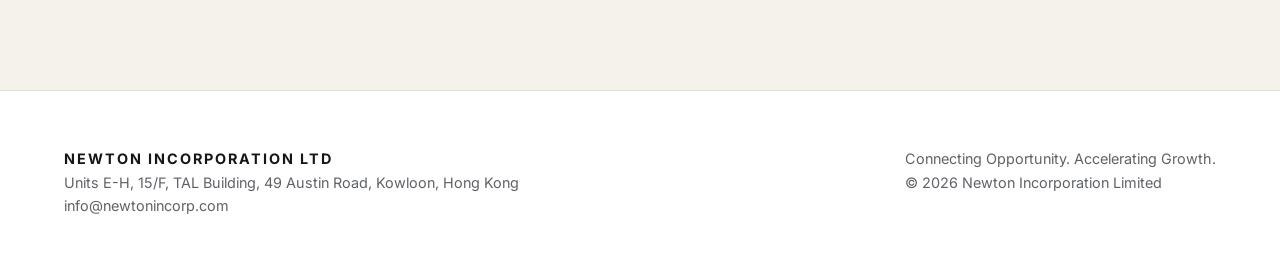
<file: about.html>
<!DOCTYPE html>
<html lang="en"><head><meta charset="utf-8">
<meta name="viewport" content="width=device-width, initial-scale=1, viewport-fit=cover">
<title>About — Newton Incorporation</title>
<meta name="description" content="Newton is an international business development and strategic advisory company headquartered in Hong Kong.">
<link rel="icon" href="data:image/svg+xml,%3Csvg xmlns='http://www.w3.org/2000/svg' viewBox='0 0 100 100'%3E%3Ctext y='.9em' font-size='90'%3E🧭%3C/text%3E%3C/svg%3E">
<link rel="stylesheet" href="https://fonts.googleapis.com/css2?family=Fraunces:wght@400;500&family=Inter:wght@400;500;600&display=swap">
<link rel="stylesheet" href="assets/style.css">
<script>document.documentElement.classList.add('js')</script>
</head><body>
<header><div class="w"><a class="logo" href="index.html">NEWTON</a><button id="mb" aria-expanded="false" aria-controls="nv">MENU</button>
<nav id="nv" aria-label="Main"><a href="index.html">HOME</a><a href="about.html" class="on">ABOUT</a><a href="expertise.html">EXPERTISE</a><a href="sectors.html">SECTORS</a><a href="team.html">TEAM</a><a href="contact.php">CONTACT</a><a class="btn" href="contact.php">START A CONVERSATION →</a></nav></div></header>
<main><div class="v on" id="v-about">
<section class="hero sm"><div class="w"><h1>Built Around International Opportunity.</h1><p>Newton Incorporation is an international business development and strategic advisory company headquartered in Hong Kong. We help companies, investors and entrepreneurs identify and develop opportunities across markets, industries and borders.</p></div></section><section class="s"><div class="w split"><div><span class="k">Main message</span><h2>Business Development That Goes Beyond Advice.</h2></div><div style="font-size:1.15rem"><p>International expansion often begins with research.</p><p>But research alone does not create a market.</p><p>Companies need to know which organisations to approach, who makes the decisions, how to reach them and how to turn initial conversations into commercial relationships.</p><p style="font:400 1.5rem var(--serif)">This is where Newton operates.</p><p>We combine market intelligence with practical business development.</p><p style="color:var(--mut);font-size:1rem">Our work can include market assessment, opportunity identification, competitor and partner mapping, decision-maker research, targeted outreach, introductions and ongoing support in developing commercial relationships.</p></div></div></section><section class="s alt"><div class="w"><span class="k">Our approach</span><div class="five"><div><b>Focused</b><p>Every assignment begins with a clearly defined commercial objective.</p></div><div><b>Targeted</b><p>We identify organisations and people based on their relevance to the opportunity — rather than relying on generic databases or broad market lists.</p></div><div><b>Connected</b><p>Our international network provides access to companies, investors, industry specialists and decision-makers across multiple markets.</p></div><div><b>Hands-On</b><p>Where appropriate, we undertake outreach, facilitate introductions and support discussions rather than simply delivering recommendations.</p></div><div><b>International</b><p>Our work crosses markets, industries and cultures, combining global perspective with local market understanding.</p></div></div></div></section><section class="s"><div class="w"><span class="k">Our network</span><h2>Our Network</h2><p>Newton operates through an international network developed over many years across business, investment, technology and industry. This allows us to bring together organisations that might otherwise never meet.</p><div class="chips" style="margin-top:32px"><span>Corporates</span><span>Technology companies</span><span>Investors and family offices</span><span>Entrepreneurs</span><span>Hospitals and healthcare organisations</span><span>Universities and research institutions</span><span>Distributors and commercial partners</span><span>Government and public-sector organisations</span><span>Industry specialists and advisers</span></div></div></section><section class="s dk"><div class="w"><h2>The Right Opportunity Usually Begins with the Right Conversation.</h2><p style="color:#c9d4e6">Our role is to identify where those conversations should happen — and help make them happen.</p><a class="btn" style="color:#0b1b30" href="contact.php">TALK TO NEWTON →</a></div></section>
</div></main>
<footer><div class="w fd"><div><b style="color:#fff;letter-spacing:.14em">NEWTON INCORPORATION LTD</b><br>Units E-H, 15/F, TAL Building, 49 Austin Road, Kowloon, Hong Kong<br><a href="mailto:info@newtonincorp.com">info@newtonincorp.com</a></div><div>Connecting Opportunity. Accelerating Growth.<br>© 2026 Newton Incorporation Limited</div></div></footer>
<script src="assets/main.js"></script>
</body></html>
</file>
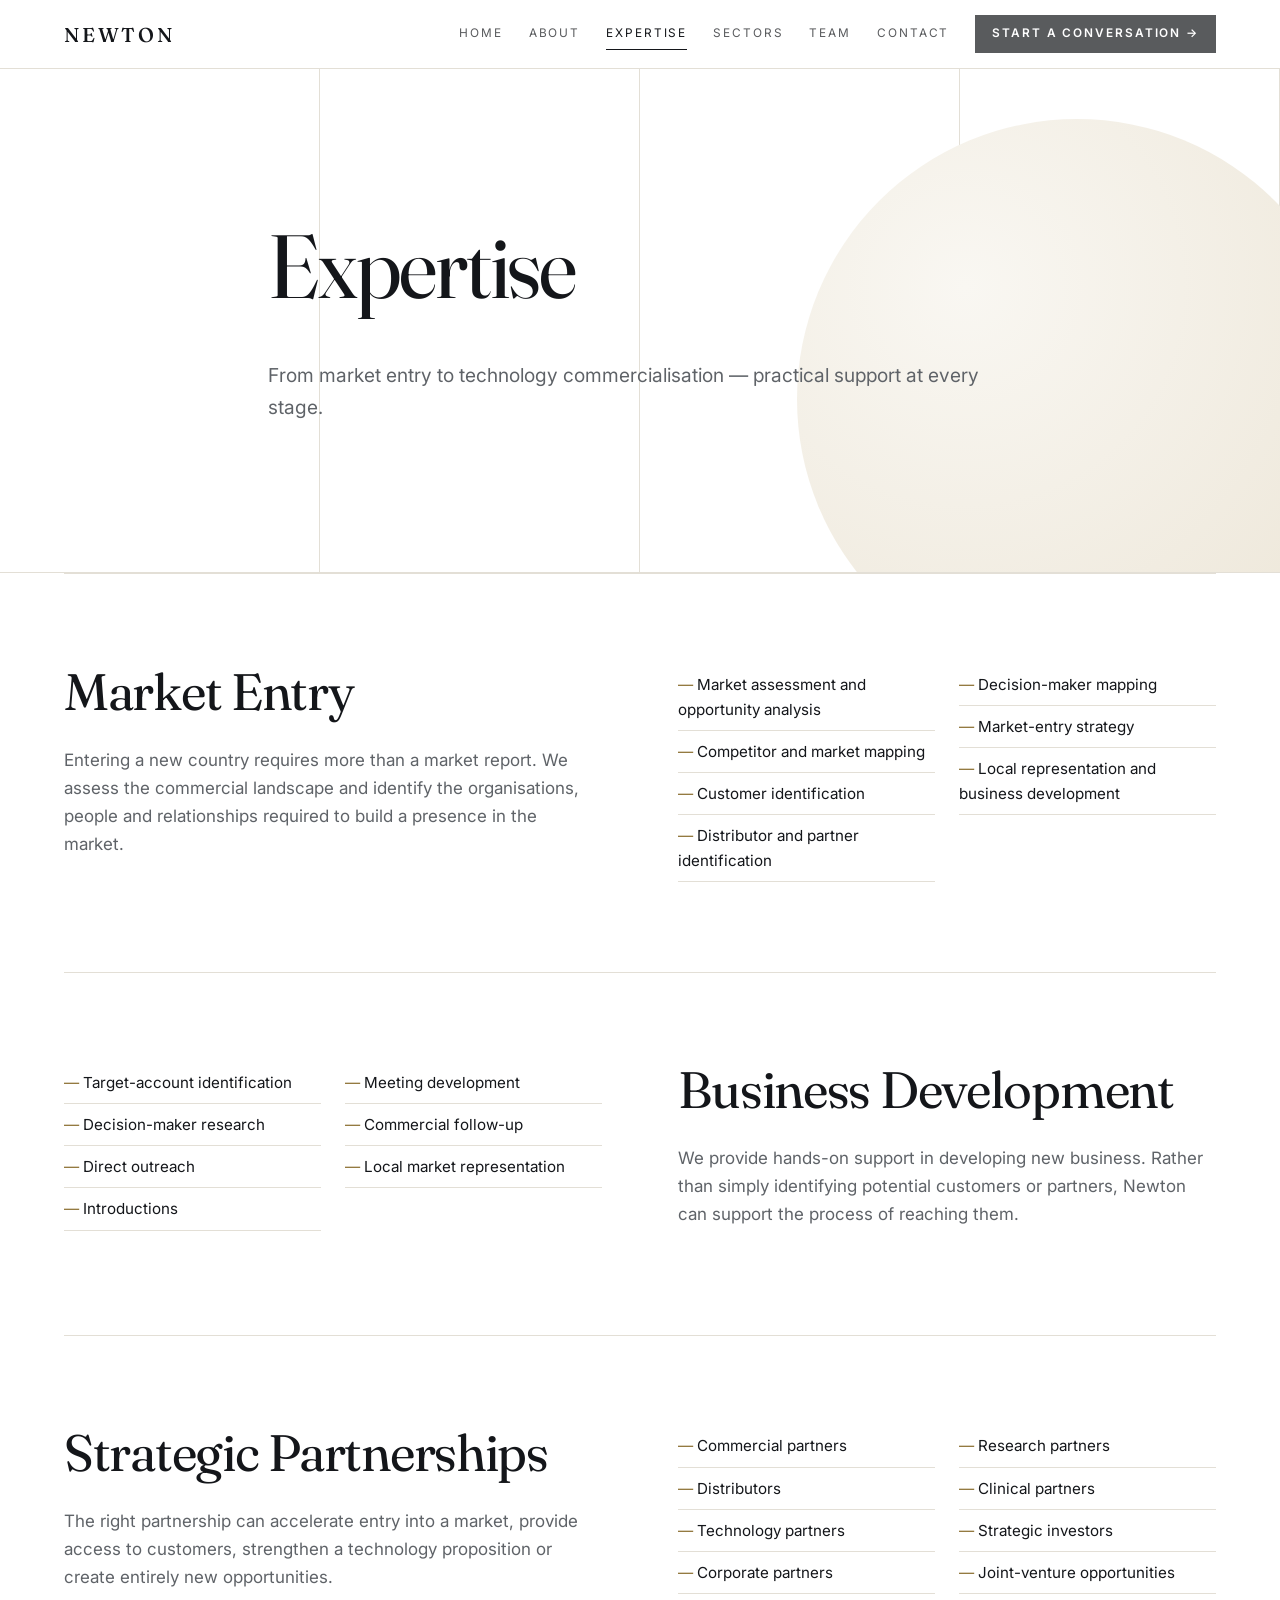
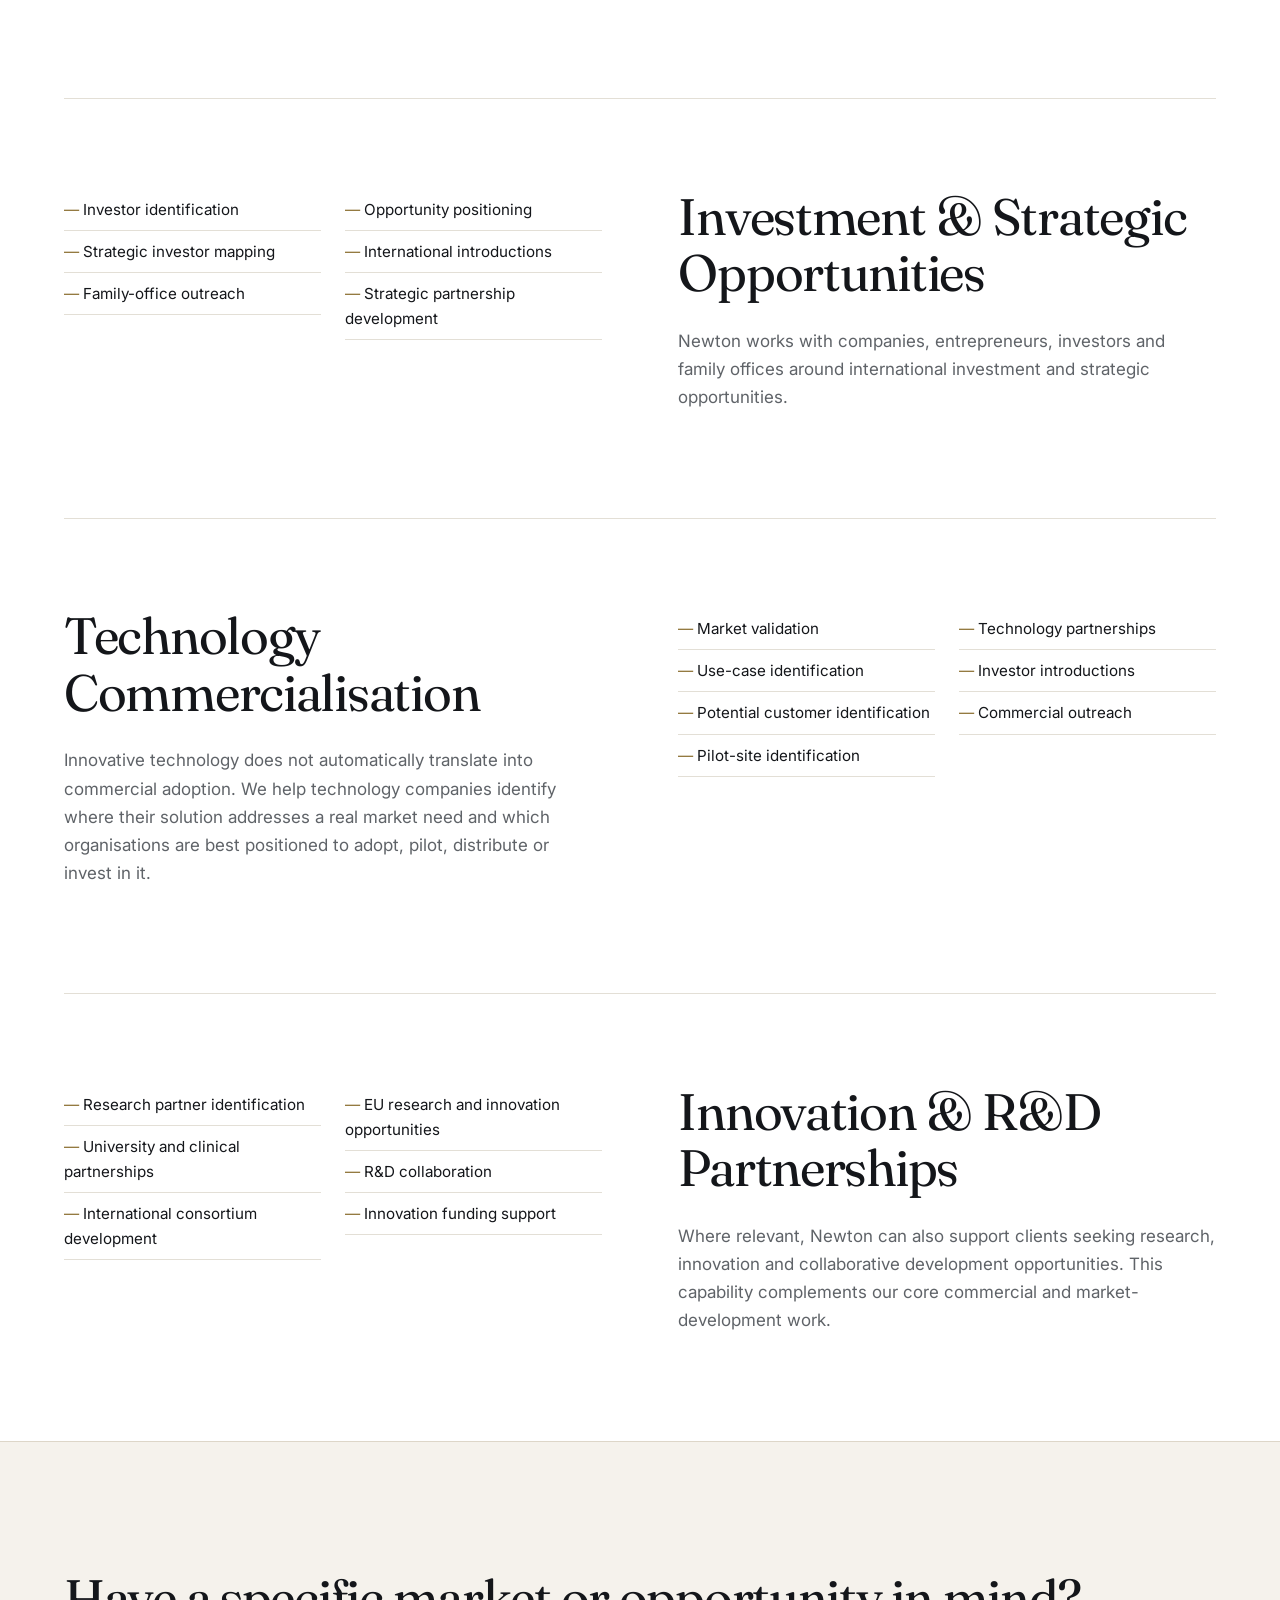
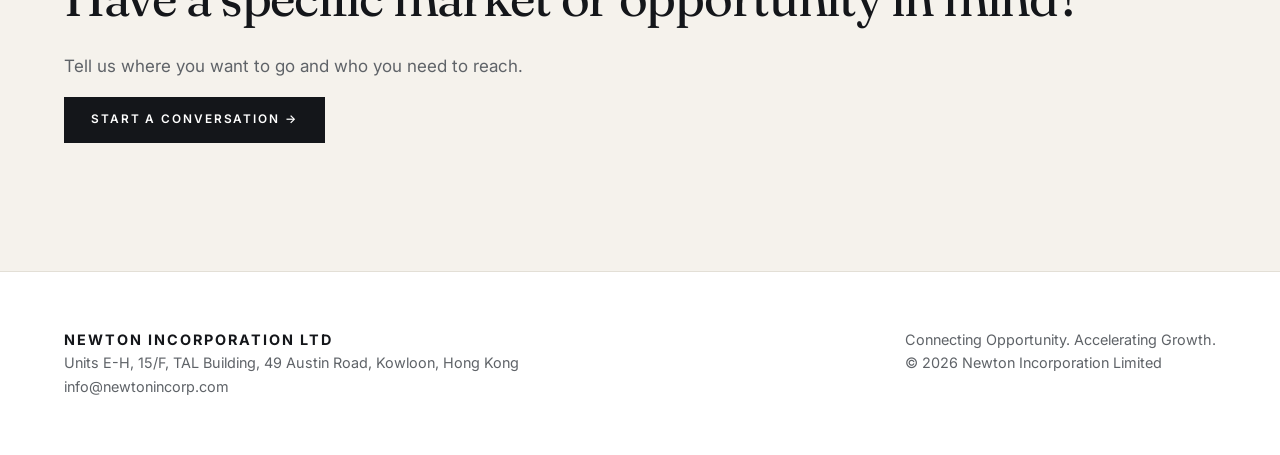
<file: expertise.html>
<!DOCTYPE html>
<html lang="en"><head><meta charset="utf-8">
<meta name="viewport" content="width=device-width, initial-scale=1, viewport-fit=cover">
<title>Expertise — Newton Incorporation</title>
<meta name="description" content="Market entry, business development, strategic partnerships, investment, technology commercialisation and R&amp;D partnerships.">
<link rel="icon" href="data:image/svg+xml,%3Csvg xmlns='http://www.w3.org/2000/svg' viewBox='0 0 100 100'%3E%3Ctext y='.9em' font-size='90'%3E🧭%3C/text%3E%3C/svg%3E">
<link rel="stylesheet" href="https://fonts.googleapis.com/css2?family=Fraunces:wght@400;500&family=Inter:wght@400;500;600&display=swap">
<link rel="stylesheet" href="assets/style.css">
<script>document.documentElement.classList.add('js')</script>
</head><body>
<header><div class="w"><a class="logo" href="index.html">NEWTON</a><button id="mb" aria-expanded="false" aria-controls="nv">MENU</button>
<nav id="nv" aria-label="Main"><a href="index.html">HOME</a><a href="about.html">ABOUT</a><a href="expertise.html" class="on">EXPERTISE</a><a href="sectors.html">SECTORS</a><a href="team.html">TEAM</a><a href="contact.php">CONTACT</a><a class="btn" href="contact.php">START A CONVERSATION →</a></nav></div></header>
<main><div class="v on" id="v-expertise">
<section class="hero sm"><div class="w"><h1>Expertise</h1><p>From market entry to technology commercialisation — practical support at every stage.</p></div></section><div class="w"><section class="ex" id="market-entry"><div class="split"><div><h2>Market Entry</h2><p style="color:var(--mut)">Entering a new country requires more than a market report. We assess the commercial landscape and identify the organisations, people and relationships required to build a presence in the market.</p></div><ul><li>Market assessment and opportunity analysis</li><li>Competitor and market mapping</li><li>Customer identification</li><li>Distributor and partner identification</li><li>Decision-maker mapping</li><li>Market-entry strategy</li><li>Local representation and business development</li></ul></div></section><section class="ex" id="business-development"><div class="split"><div><h2>Business Development</h2><p style="color:var(--mut)">We provide hands-on support in developing new business. Rather than simply identifying potential customers or partners, Newton can support the process of reaching them.</p></div><ul><li>Target-account identification</li><li>Decision-maker research</li><li>Direct outreach</li><li>Introductions</li><li>Meeting development</li><li>Commercial follow-up</li><li>Local market representation</li></ul></div></section><section class="ex" id="strategic-partnerships"><div class="split"><div><h2>Strategic Partnerships</h2><p style="color:var(--mut)">The right partnership can accelerate entry into a market, provide access to customers, strengthen a technology proposition or create entirely new opportunities.</p></div><ul><li>Commercial partners</li><li>Distributors</li><li>Technology partners</li><li>Corporate partners</li><li>Research partners</li><li>Clinical partners</li><li>Strategic investors</li><li>Joint-venture opportunities</li></ul></div></section><section class="ex" id="investment"><div class="split"><div><h2>Investment &amp; Strategic Opportunities</h2><p style="color:var(--mut)">Newton works with companies, entrepreneurs, investors and family offices around international investment and strategic opportunities.</p></div><ul><li>Investor identification</li><li>Strategic investor mapping</li><li>Family-office outreach</li><li>Opportunity positioning</li><li>International introductions</li><li>Strategic partnership development</li></ul></div></section><section class="ex" id="technology"><div class="split"><div><h2>Technology Commercialisation</h2><p style="color:var(--mut)">Innovative technology does not automatically translate into commercial adoption. We help technology companies identify where their solution addresses a real market need and which organisations are best positioned to adopt, pilot, distribute or invest in it.</p></div><ul><li>Market validation</li><li>Use-case identification</li><li>Potential customer identification</li><li>Pilot-site identification</li><li>Technology partnerships</li><li>Investor introductions</li><li>Commercial outreach</li></ul></div></section><section class="ex" id="rd"><div class="split"><div><h2>Innovation &amp; R&amp;D Partnerships</h2><p style="color:var(--mut)">Where relevant, Newton can also support clients seeking research, innovation and collaborative development opportunities. This capability complements our core commercial and market-development work.</p></div><ul><li>Research partner identification</li><li>University and clinical partnerships</li><li>International consortium development</li><li>EU research and innovation opportunities</li><li>R&D collaboration</li><li>Innovation funding support</li></ul></div></section></div><section class="s dk"><div class="w"><h2>Have a specific market or opportunity in mind?</h2><p style="color:#c9d4e6">Tell us where you want to go and who you need to reach.</p><a class="btn" style="color:#0b1b30" href="contact.php">START A CONVERSATION →</a></div></section>
</div></main>
<footer><div class="w fd"><div><b style="color:#fff;letter-spacing:.14em">NEWTON INCORPORATION LTD</b><br>Units E-H, 15/F, TAL Building, 49 Austin Road, Kowloon, Hong Kong<br><a href="mailto:info@newtonincorp.com">info@newtonincorp.com</a></div><div>Connecting Opportunity. Accelerating Growth.<br>© 2026 Newton Incorporation Limited</div></div></footer>
<script src="assets/main.js"></script>
</body></html>
</file>
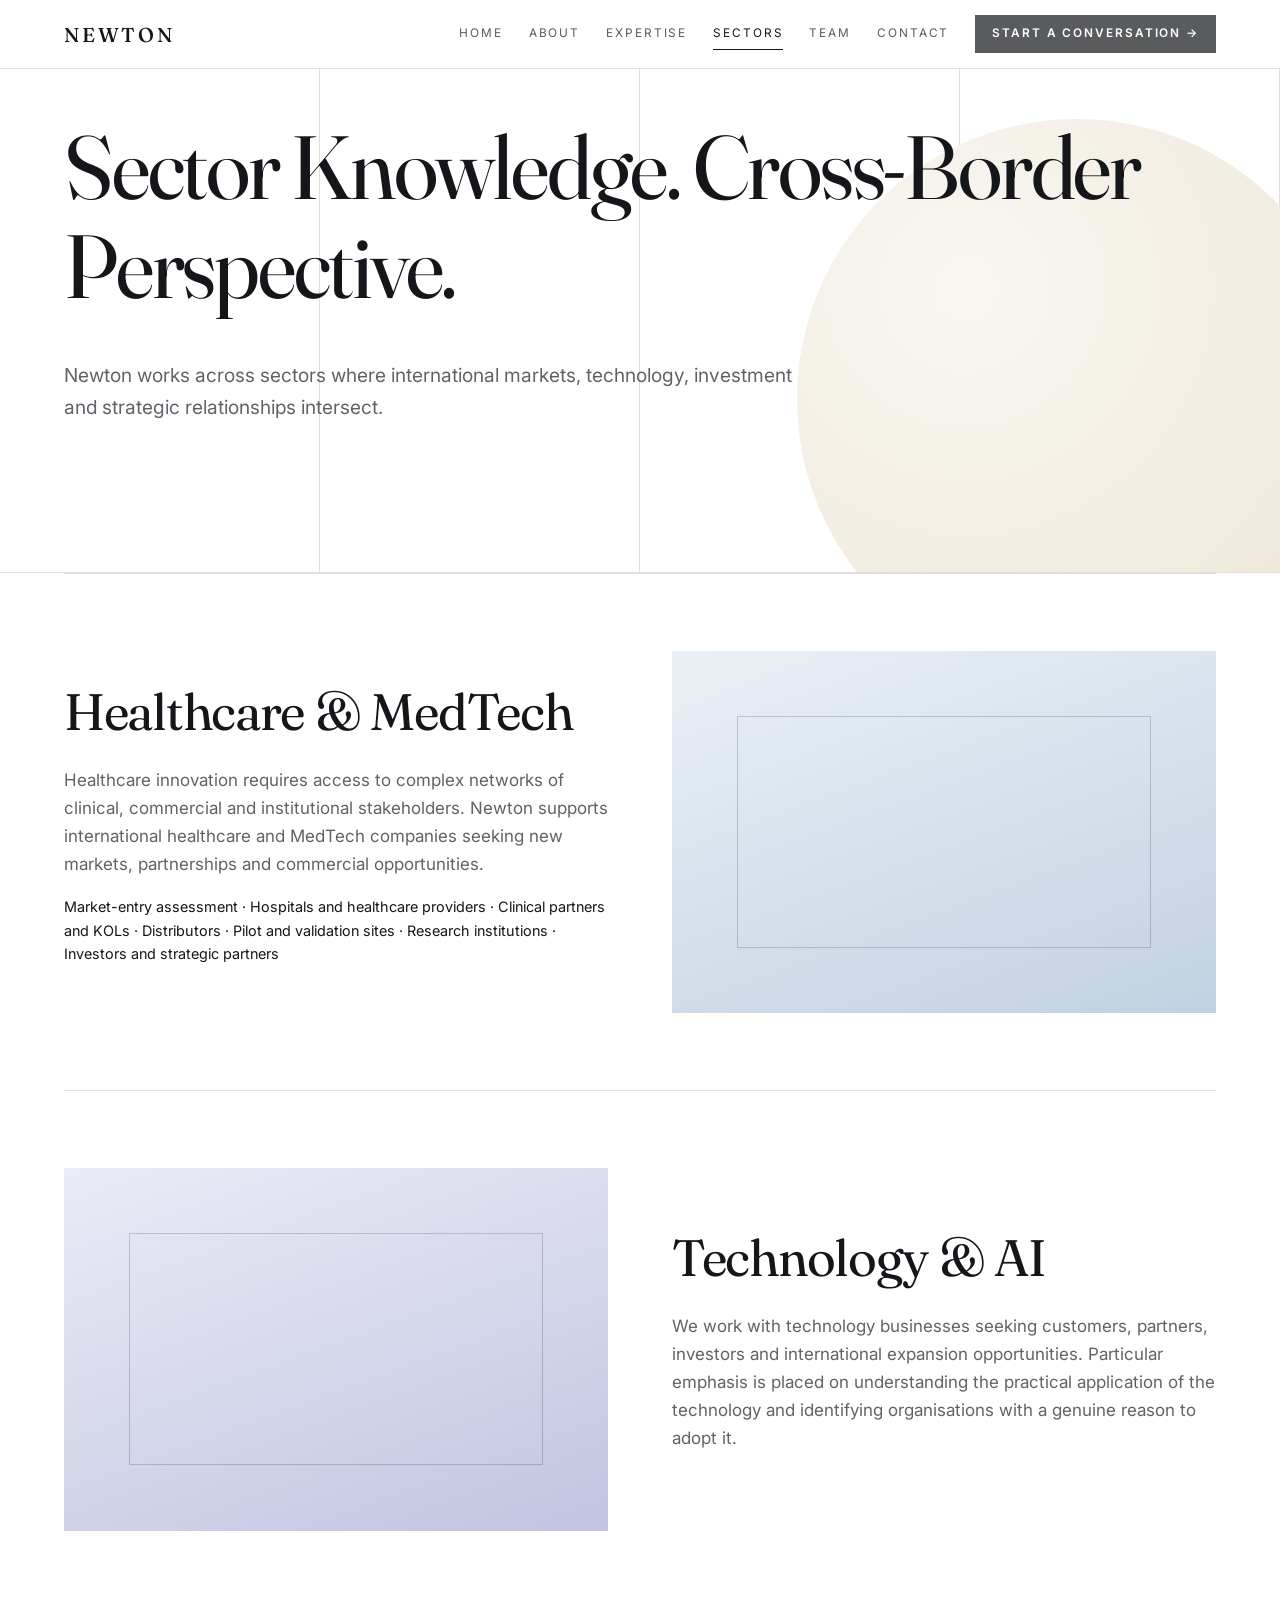
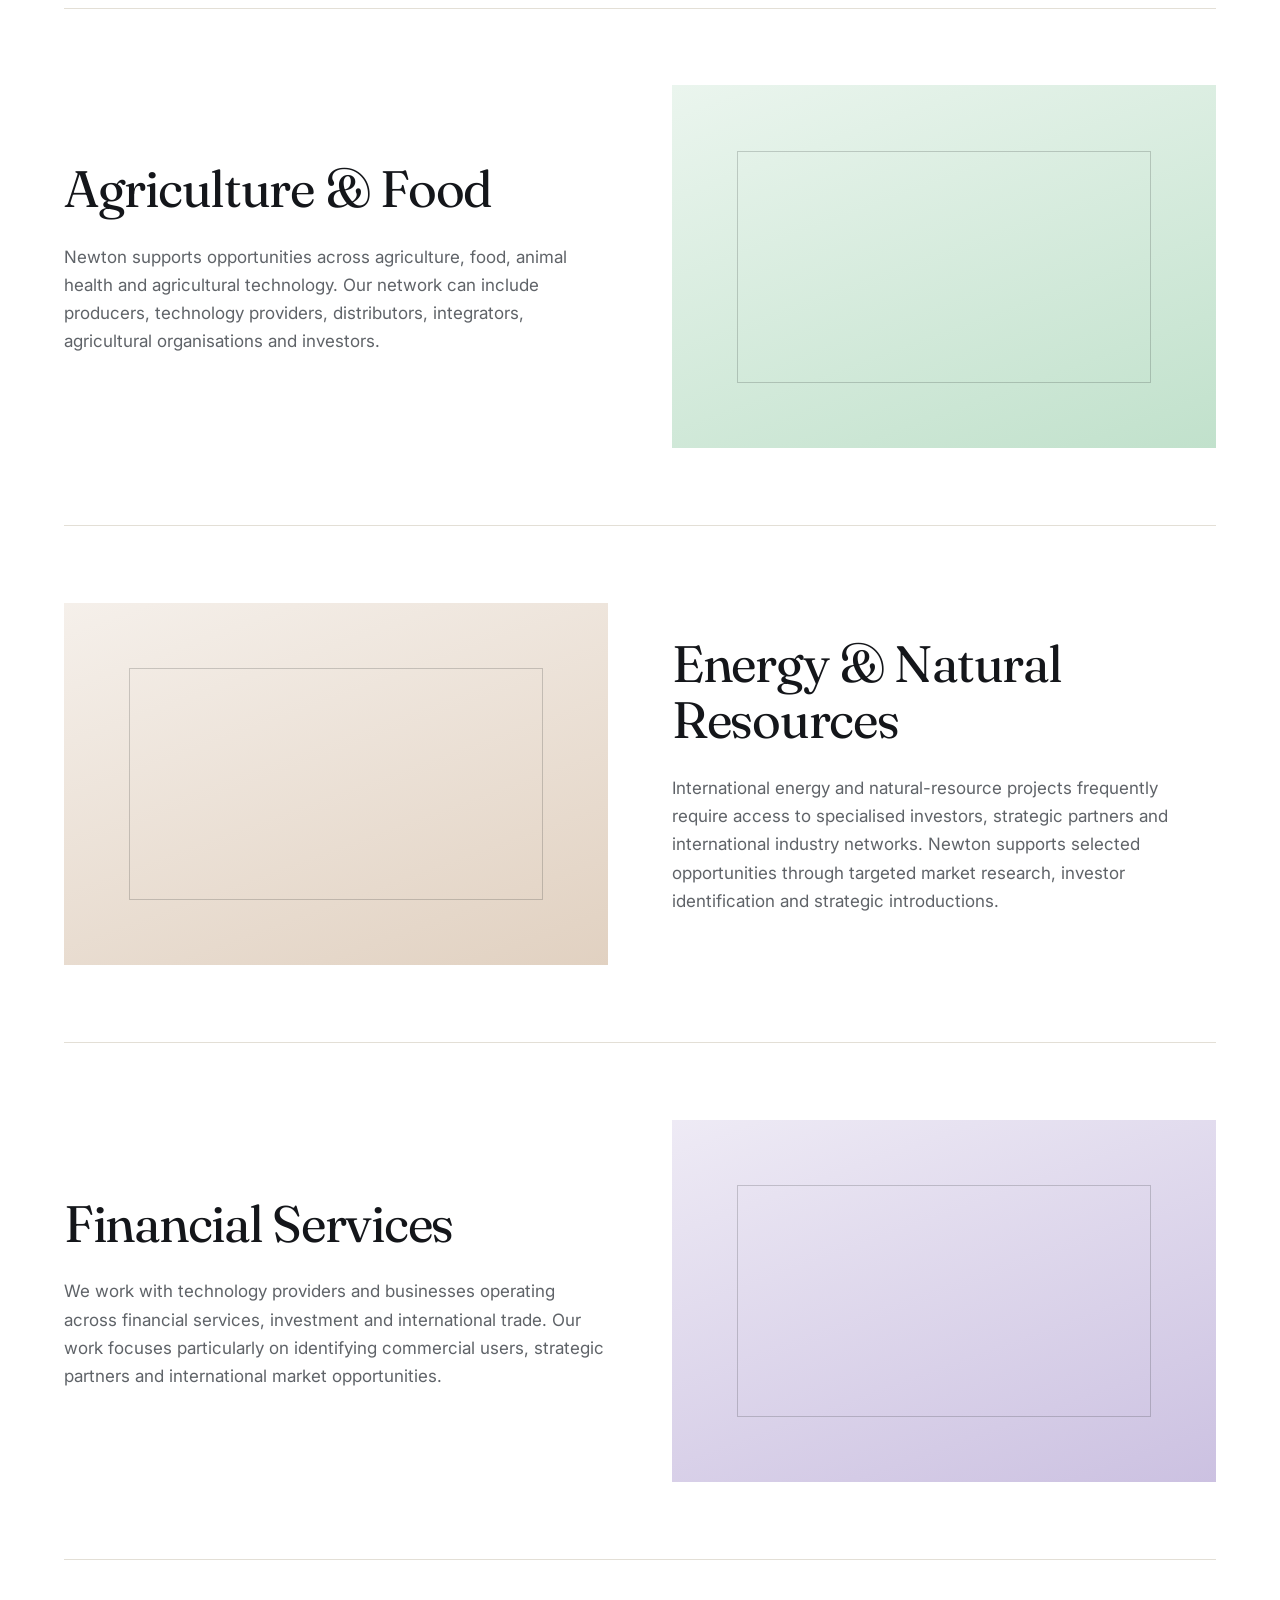
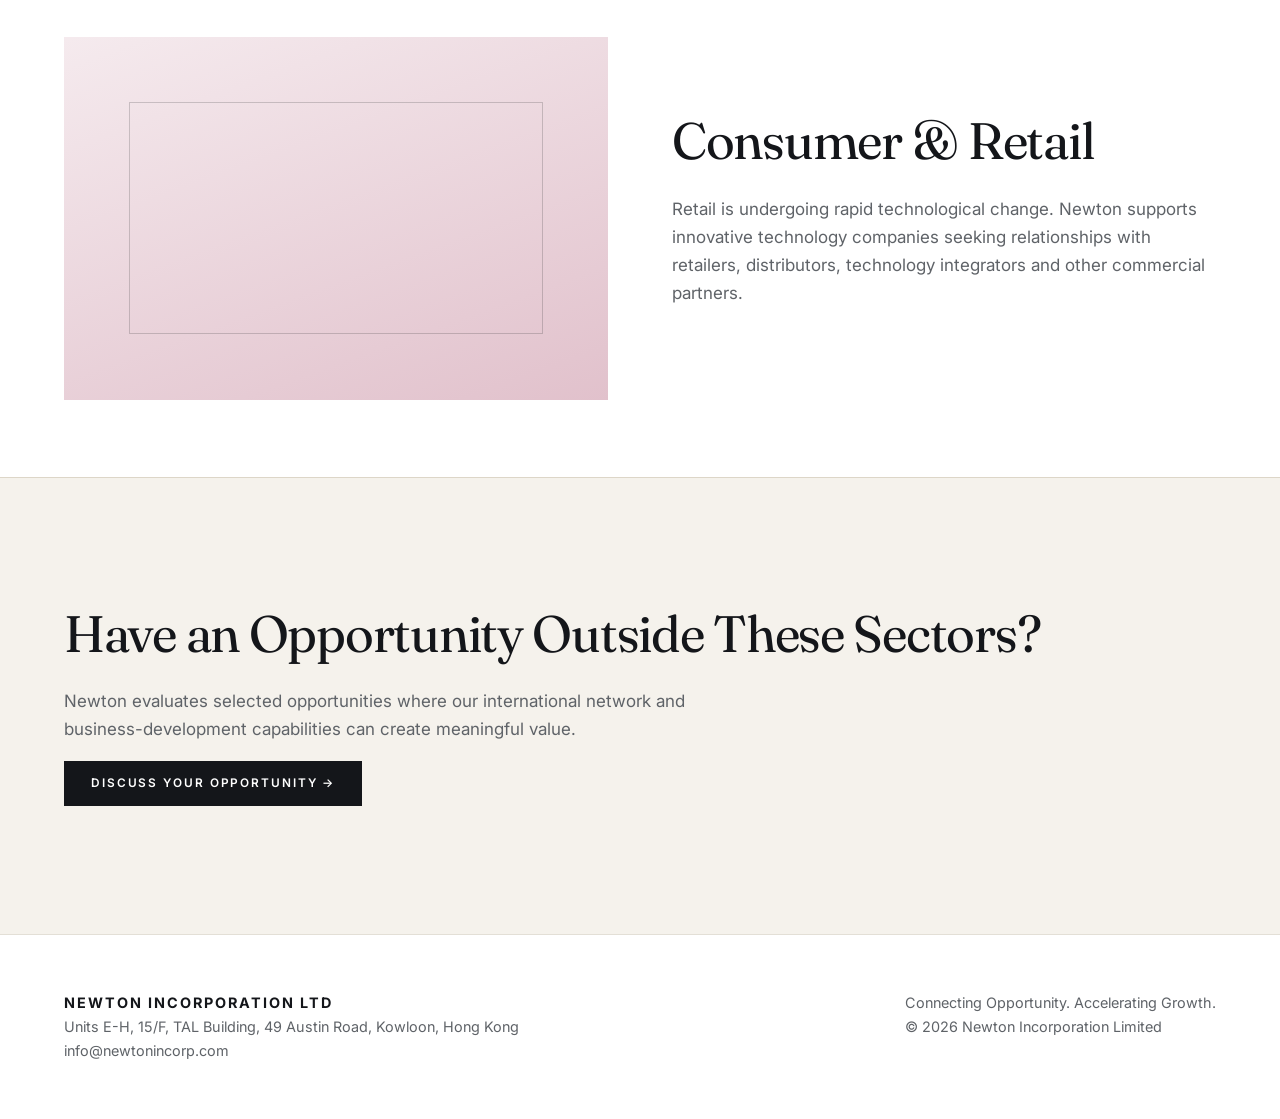
<file: sectors.html>
<!DOCTYPE html>
<html lang="en"><head><meta charset="utf-8">
<meta name="viewport" content="width=device-width, initial-scale=1, viewport-fit=cover">
<title>Sectors — Newton Incorporation</title>
<meta name="description" content="Healthcare &amp; MedTech, Technology &amp; AI, Agriculture &amp; Food, Energy, Financial Services, Consumer &amp; Retail.">
<link rel="icon" href="data:image/svg+xml,%3Csvg xmlns='http://www.w3.org/2000/svg' viewBox='0 0 100 100'%3E%3Ctext y='.9em' font-size='90'%3E🧭%3C/text%3E%3C/svg%3E">
<link rel="stylesheet" href="https://fonts.googleapis.com/css2?family=Fraunces:wght@400;500&family=Inter:wght@400;500;600&display=swap">
<link rel="stylesheet" href="assets/style.css">
<script>document.documentElement.classList.add('js')</script>
</head><body>
<header><div class="w"><a class="logo" href="index.html">NEWTON</a><button id="mb" aria-expanded="false" aria-controls="nv">MENU</button>
<nav id="nv" aria-label="Main"><a href="index.html">HOME</a><a href="about.html">ABOUT</a><a href="expertise.html">EXPERTISE</a><a href="sectors.html" class="on">SECTORS</a><a href="team.html">TEAM</a><a href="contact.php">CONTACT</a><a class="btn" href="contact.php">START A CONVERSATION →</a></nav></div></header>
<main><div class="v on" id="v-sectors">
<section class="hero sm"><div class="w"><h1>Sector Knowledge. Cross-Border Perspective.</h1><p>Newton works across sectors where international markets, technology, investment and strategic relationships intersect.</p></div></section><div class="w"><section class="sc" id="healthcare"><div><h2>Healthcare &amp; MedTech</h2><p style="color:var(--mut)">Healthcare innovation requires access to complex networks of clinical, commercial and institutional stakeholders. Newton supports international healthcare and MedTech companies seeking new markets, partnerships and commercial opportunities.</p><p style="font-size:.9rem">Market-entry assessment · Hospitals and healthcare providers · Clinical partners and KOLs · Distributors · Pilot and validation sites · Research institutions · Investors and strategic partners</p></div><div class="ph" style="--h:210" role="img" aria-label="Healthcare &amp; MedTech sector image placeholder"></div></section><section class="sc" id="technology-ai"><div><h2>Technology &amp; AI</h2><p style="color:var(--mut)">We work with technology businesses seeking customers, partners, investors and international expansion opportunities. Particular emphasis is placed on understanding the practical application of the technology and identifying organisations with a genuine reason to adopt it.</p></div><div class="ph" style="--h:235" role="img" aria-label="Technology &amp; AI sector image placeholder"></div></section><section class="sc" id="agriculture"><div><h2>Agriculture &amp; Food</h2><p style="color:var(--mut)">Newton supports opportunities across agriculture, food, animal health and agricultural technology. Our network can include producers, technology providers, distributors, integrators, agricultural organisations and investors.</p></div><div class="ph" style="--h:140" role="img" aria-label="Agriculture &amp; Food sector image placeholder"></div></section><section class="sc" id="energy"><div><h2>Energy &amp; Natural Resources</h2><p style="color:var(--mut)">International energy and natural-resource projects frequently require access to specialised investors, strategic partners and international industry networks. Newton supports selected opportunities through targeted market research, investor identification and strategic introductions.</p></div><div class="ph" style="--h:30" role="img" aria-label="Energy &amp; Natural Resources sector image placeholder"></div></section><section class="sc" id="financial"><div><h2>Financial Services</h2><p style="color:var(--mut)">We work with technology providers and businesses operating across financial services, investment and international trade. Our work focuses particularly on identifying commercial users, strategic partners and international market opportunities.</p></div><div class="ph" style="--h:260" role="img" aria-label="Financial Services sector image placeholder"></div></section><section class="sc" id="consumer"><div><h2>Consumer &amp; Retail</h2><p style="color:var(--mut)">Retail is undergoing rapid technological change. Newton supports innovative technology companies seeking relationships with retailers, distributors, technology integrators and other commercial partners.</p></div><div class="ph" style="--h:340" role="img" aria-label="Consumer &amp; Retail sector image placeholder"></div></section></div><section class="s dk"><div class="w"><h2>Have an Opportunity Outside These Sectors?</h2><p style="color:#c9d4e6">Newton evaluates selected opportunities where our international network and business-development capabilities can create meaningful value.</p><a class="btn" style="color:#0b1b30" href="contact.php">DISCUSS YOUR OPPORTUNITY →</a></div></section>
</div></main>
<footer><div class="w fd"><div><b style="color:#fff;letter-spacing:.14em">NEWTON INCORPORATION LTD</b><br>Units E-H, 15/F, TAL Building, 49 Austin Road, Kowloon, Hong Kong<br><a href="mailto:info@newtonincorp.com">info@newtonincorp.com</a></div><div>Connecting Opportunity. Accelerating Growth.<br>© 2026 Newton Incorporation Limited</div></div></footer>
<script src="assets/main.js"></script>
</body></html>
</file>
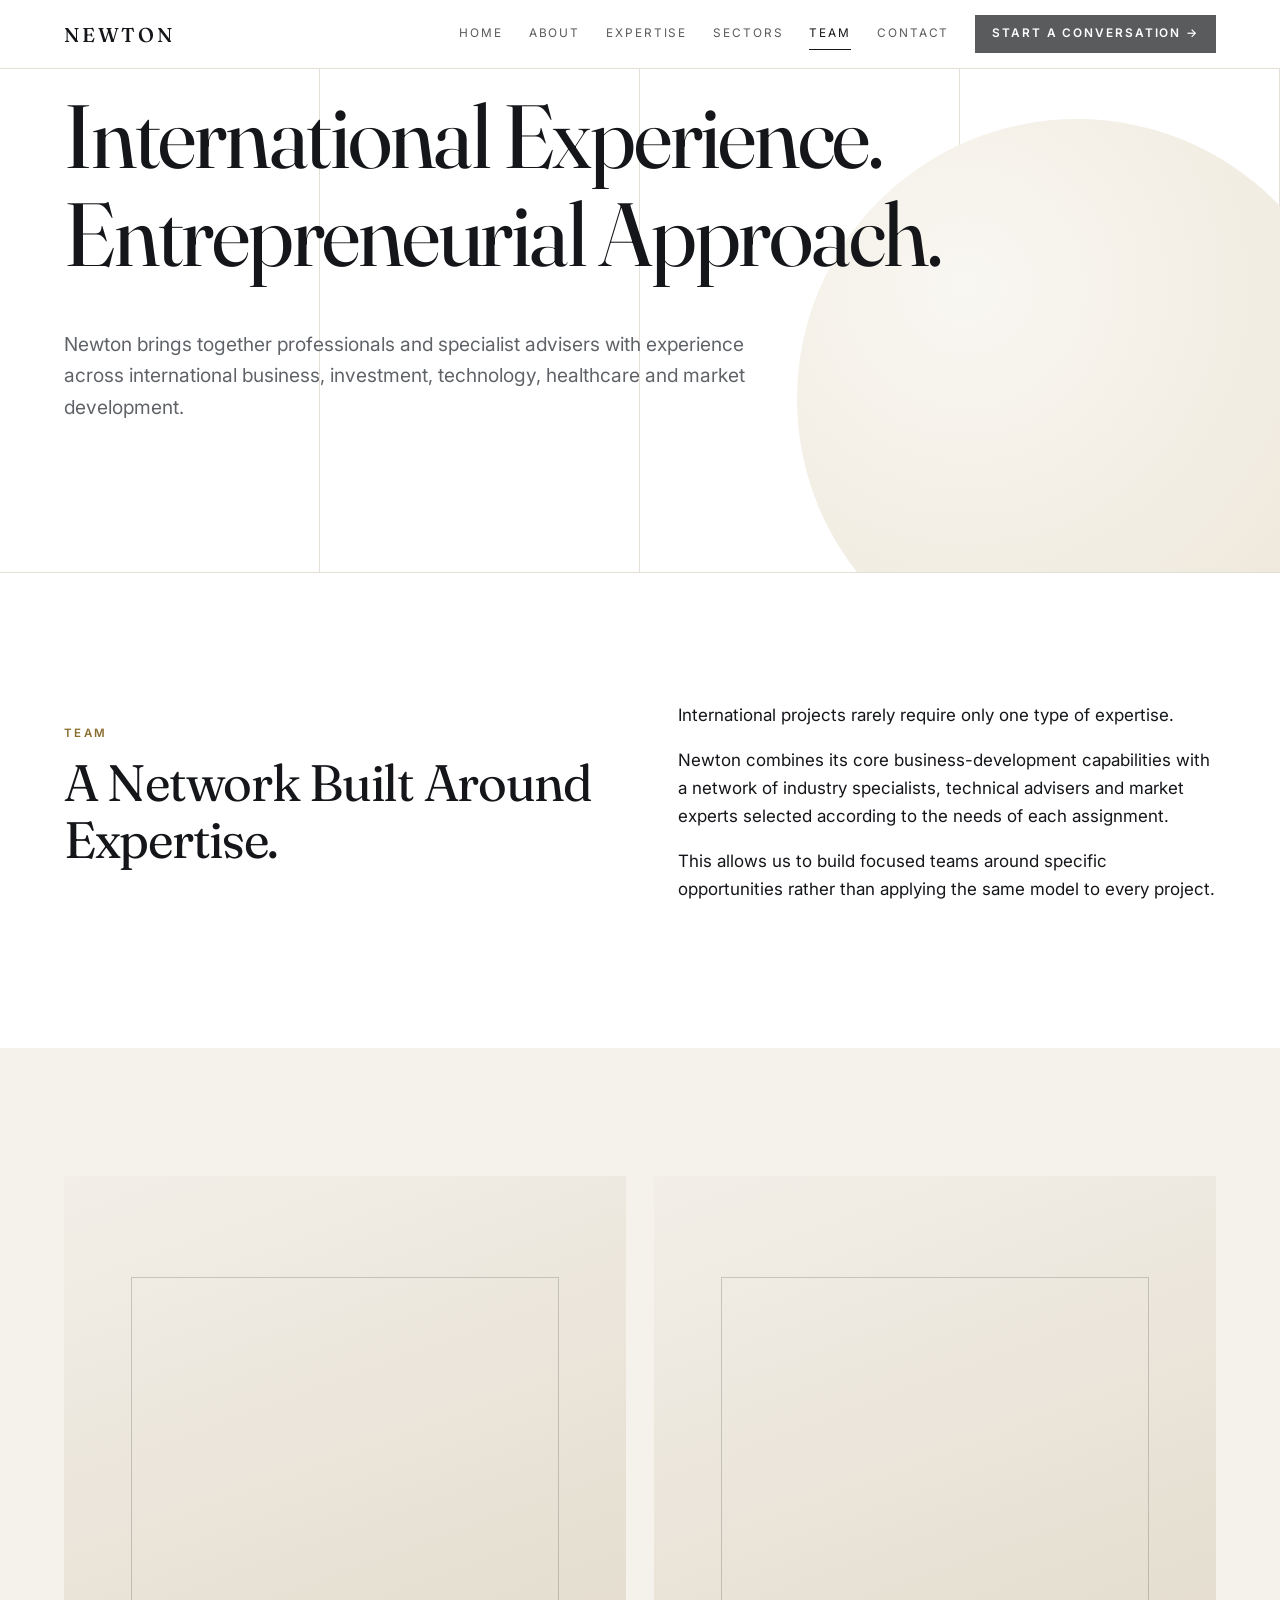
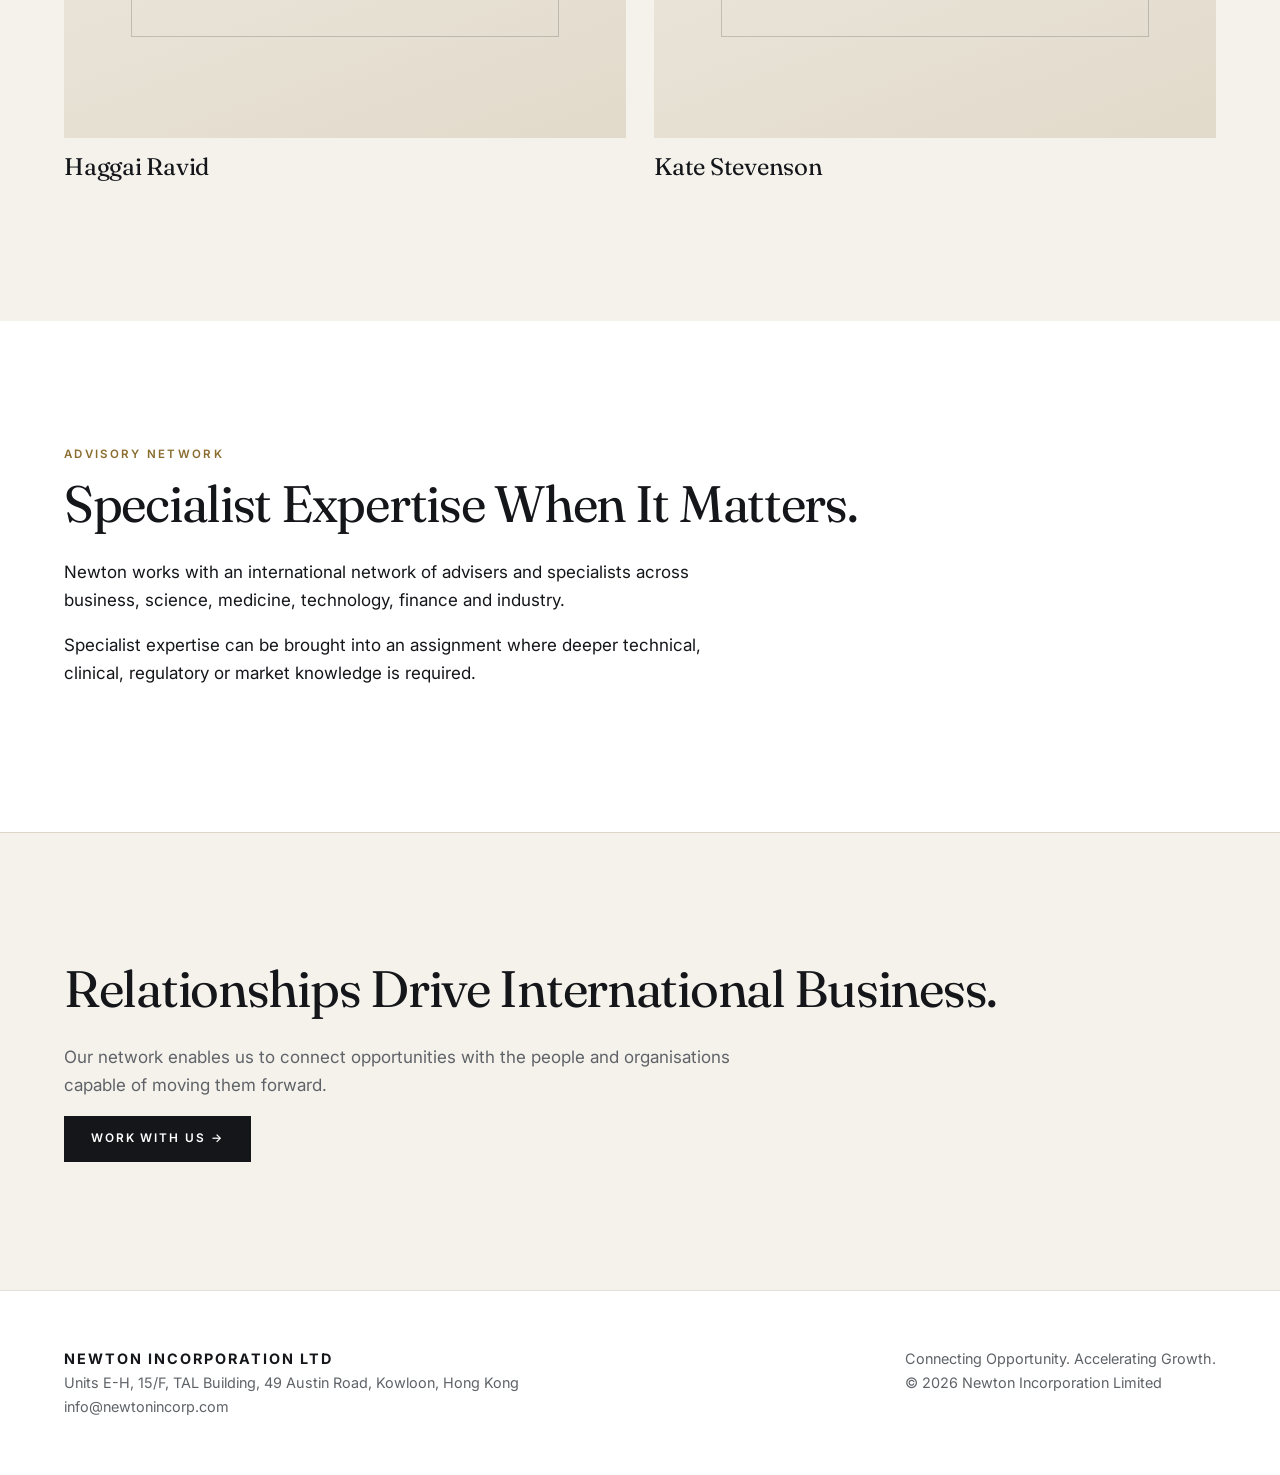
<file: team.html>
<!DOCTYPE html>
<html lang="en"><head><meta charset="utf-8">
<meta name="viewport" content="width=device-width, initial-scale=1, viewport-fit=cover">
<title>Team — Newton Incorporation</title>
<meta name="description" content="International experience and an entrepreneurial approach, supported by a network of specialist advisers.">
<link rel="icon" href="data:image/svg+xml,%3Csvg xmlns='http://www.w3.org/2000/svg' viewBox='0 0 100 100'%3E%3Ctext y='.9em' font-size='90'%3E🧭%3C/text%3E%3C/svg%3E">
<link rel="stylesheet" href="https://fonts.googleapis.com/css2?family=Fraunces:wght@400;500&family=Inter:wght@400;500;600&display=swap">
<link rel="stylesheet" href="assets/style.css">
<script>document.documentElement.classList.add('js')</script>
</head><body>
<header><div class="w"><a class="logo" href="index.html">NEWTON</a><button id="mb" aria-expanded="false" aria-controls="nv">MENU</button>
<nav id="nv" aria-label="Main"><a href="index.html">HOME</a><a href="about.html">ABOUT</a><a href="expertise.html">EXPERTISE</a><a href="sectors.html">SECTORS</a><a href="team.html" class="on">TEAM</a><a href="contact.php">CONTACT</a><a class="btn" href="contact.php">START A CONVERSATION →</a></nav></div></header>
<main><div class="v on" id="v-team">
<section class="hero sm"><div class="w"><h1>International Experience. Entrepreneurial Approach.</h1><p>Newton brings together professionals and specialist advisers with experience across international business, investment, technology, healthcare and market development.</p></div></section><section class="s"><div class="w split"><div><span class="k">Team</span><h2>A Network Built Around Expertise.</h2></div><div><p>International projects rarely require only one type of expertise.</p><p>Newton combines its core business-development capabilities with a network of industry specialists, technical advisers and market experts selected according to the needs of each assignment.</p><p>This allows us to build focused teams around specific opportunities rather than applying the same model to every project.</p></div></div></section><section class="s alt"><div class="w"><div class="team"><article><div class="ph" role="img" aria-label="Portrait of Haggai Ravid"></div><h3>Haggai Ravid</h3></article><article><div class="ph" role="img" aria-label="Portrait of Kate Stevenson"></div><h3>Kate Stevenson</h3></article></div></div></section><section class="s"><div class="w"><span class="k">Advisory network</span><h2>Specialist Expertise When It Matters.</h2><p>Newton works with an international network of advisers and specialists across business, science, medicine, technology, finance and industry.</p><p>Specialist expertise can be brought into an assignment where deeper technical, clinical, regulatory or market knowledge is required.</p></div></section><section class="s dk"><div class="w"><h2>Relationships Drive International Business.</h2><p style="color:#c9d4e6">Our network enables us to connect opportunities with the people and organisations capable of moving them forward.</p><a class="btn" style="color:#0b1b30" href="contact.php">WORK WITH US →</a></div></section>
</div></main>
<footer><div class="w fd"><div><b style="color:#fff;letter-spacing:.14em">NEWTON INCORPORATION LTD</b><br>Units E-H, 15/F, TAL Building, 49 Austin Road, Kowloon, Hong Kong<br><a href="mailto:info@newtonincorp.com">info@newtonincorp.com</a></div><div>Connecting Opportunity. Accelerating Growth.<br>© 2026 Newton Incorporation Limited</div></div></footer>
<script src="assets/main.js"></script>
</body></html>
</file>
<file: assets/style.css>
:root{--bg:#fff;--alt:#f4f5f8;--ink:#0d1b2e;--mut:#556073;--line:#dde1e8;--dk:#0b1b30;--dk2:#142c52;--ac:#c8a45c;--serif:'Fraunces',Georgia,serif;--sans:'Inter',system-ui,-apple-system,Segoe UI,sans-serif;box-sizing:border-box;padding-top:env(safe-area-inset-top,0px);padding-bottom:env(safe-area-inset-bottom,0px)}
@media(prefers-color-scheme:dark){:root:not([data-theme="light"]){--bg:#0c1118;--alt:#121a25;--ink:#e8ecf2;--mut:#9aa6b8;--line:#232c3a}}
:root[data-theme="dark"]{--bg:#0c1118;--alt:#121a25;--ink:#e8ecf2;--mut:#9aa6b8;--line:#232c3a}
html{scroll-padding-top:calc(env(safe-area-inset-top,0px) + 72px);scroll-behavior:smooth}
*,*:before,*:after{box-sizing:border-box}
body{margin:0;background:var(--bg);color:var(--ink);font:400 17px/1.65 var(--sans)}
h1,h2,h3{font-family:var(--serif);font-weight:400;line-height:1.1;margin:0 0 .5em;letter-spacing:-.01em}
h1{font-size:clamp(2.6rem,7vw,5.6rem)}h2{font-size:clamp(2rem,4.2vw,3.2rem)}h3{font-size:1.5rem}
p{margin:0 0 1em;max-width:62ch}a{color:inherit}
.w{max-width:1200px;margin:0 auto;padding:0 24px}
.s{padding:clamp(64px,10vw,130px) 0}.alt{background:var(--alt)}
.dk{background:var(--dk);color:#fff;--mut:#a9b6cc;--line:#2a3c5c}
.k{font:600 .72rem/1 var(--sans);letter-spacing:.2em;text-transform:uppercase;color:var(--ac);margin-bottom:1.4em;display:block}
header{position:sticky;top:env(safe-area-inset-top,0px);z-index:9;background:var(--dk);color:#fff;padding-top:0}
header .w{display:flex;align-items:center;justify-content:space-between;height:68px;gap:16px}
.logo{font:500 1.25rem var(--serif);letter-spacing:.14em;text-decoration:none;white-space:nowrap}
nav{display:flex;gap:26px;align-items:center}
nav a{font-size:.74rem;letter-spacing:.16em;text-decoration:none;opacity:.8;padding:6px 0;border-bottom:1px solid transparent}
nav a:hover,nav a.on{opacity:1;border-color:var(--ac)}
.btn{display:inline-block;font:600 .74rem/1 var(--sans);letter-spacing:.16em;text-decoration:none;padding:16px 26px;border:1px solid var(--ac);color:#fff;background:var(--ac);cursor:pointer;transition:.25s}
.btn.o{background:transparent;color:inherit;border-color:currentColor}
.btn:hover{transform:translateY(-2px);filter:brightness(1.08)}
nav .btn{padding:12px 16px;color:#0b1b30}
#mb{display:none;background:none;border:1px solid #fff5;color:#fff;padding:8px 12px;font:inherit;font-size:.8rem}
.hero{min-height:84vh;display:flex;align-items:flex-end;position:relative;overflow:hidden;color:#fff;background:linear-gradient(115deg,#07111f 20%,#142c52 70%,#2a4a7a)}
.hero:before{content:"";position:absolute;inset:0;background:repeating-linear-gradient(100deg,#ffffff08 0 1px,transparent 1px 90px),radial-gradient(60% 80% at 85% 20%,#c8a45c33,transparent 60%)}
.hero .w{position:relative;padding-bottom:clamp(48px,9vw,110px)}
.hero p{font-size:1.2rem;color:#c9d4e6;margin-bottom:2em}.hero.sm{min-height:56vh}
.row{display:flex;gap:14px;flex-wrap:wrap}
.split{display:grid;grid-template-columns:1fr 1fr;gap:clamp(32px,6vw,90px);align-items:center}
.ph{aspect-ratio:4/5;background:linear-gradient(160deg,var(--dk2),#0b1b30 70%);position:relative;overflow:hidden}
.ph:after{content:"";position:absolute;inset:18% 12%;border:1px solid #c8a45c88}
.g2{display:grid;grid-template-columns:1fr 1fr;gap:2px;background:var(--line)}
.tile{background:var(--bg);padding:clamp(28px,4vw,52px);text-decoration:none;display:block;transition:.3s}
.tile:hover{background:var(--dk);color:#fff}.tile:hover p{color:#c9d4e6}
.tile p{color:var(--mut);margin:0}
.steps{display:grid;grid-template-columns:repeat(4,1fr);gap:28px}
.steps div{border-top:1px solid var(--ac);padding-top:20px}
.steps b{font:400 2.4rem var(--serif);color:var(--ac);display:block}
.sec{display:grid;grid-template-columns:repeat(3,1fr);gap:14px}
.sec a{aspect-ratio:4/3;padding:22px;display:flex;align-items:flex-end;color:#fff;text-decoration:none;font:400 1.5rem/1.15 var(--serif);transition:.3s;background:linear-gradient(160deg,hsl(var(--h) 45% 22%),hsl(var(--h) 50% 10%))}
.sec a:hover{transform:translateY(-4px)}
.map{width:100%;max-width:760px;display:block;margin:30px 0}
.cases{display:grid;grid-template-columns:repeat(auto-fit,minmax(250px,1fr));gap:18px}
.case{border:1px solid var(--line);padding:30px;background:var(--bg)}.case h3{font-size:1.25rem}.case p{color:var(--mut);margin:0;font-size:.95rem}
.five{display:grid;gap:0}.five div{display:grid;grid-template-columns:200px 1fr;gap:24px;padding:26px 0;border-top:1px solid var(--line)}
.five b{font:400 1.7rem var(--serif)}.five p{margin:0;color:var(--mut)}
.chips{display:grid;grid-template-columns:repeat(auto-fit,minmax(220px,1fr));gap:1px;background:var(--line);border:1px solid var(--line)}
.chips span{background:var(--bg);padding:20px 22px;font-size:.95rem}
.ex{padding:clamp(48px,7vw,90px) 0;border-top:1px solid var(--line)}
.ex .split{align-items:start}.ex:nth-child(even) .split>:first-child{order:2}
.ex ul{margin:0;padding:0;list-style:none;columns:2;gap:24px}.ex li{padding:8px 0;border-bottom:1px solid var(--line);break-inside:avoid;font-size:.95rem}
.ex li:before{content:"— ";color:var(--ac)}
.sc{display:grid;grid-template-columns:1fr 1fr;gap:clamp(24px,5vw,70px);align-items:center;padding:clamp(40px,6vw,80px) 0;border-top:1px solid var(--line)}
.sc .ph{aspect-ratio:3/2}.sc:nth-child(even) .ph{order:-1}
.sc .ph{background:linear-gradient(160deg,hsl(var(--h) 45% 24%),hsl(var(--h) 50% 9%))}
.team{display:grid;grid-template-columns:repeat(auto-fit,minmax(260px,1fr));gap:28px}
.team .ph{aspect-ratio:1;margin-bottom:16px}.team small{color:var(--mut)}
form{display:grid;grid-template-columns:1fr 1fr;gap:18px}form .f{grid-column:1/-1}
label{font-size:.72rem;letter-spacing:.14em;text-transform:uppercase;color:var(--mut);display:block;margin-bottom:6px}
input,select,textarea{width:100%;font:inherit;padding:13px 14px;border:1px solid var(--line);background:var(--bg);color:var(--ink);border-radius:0}
input:focus,select:focus,textarea:focus{outline:2px solid var(--ac);outline-offset:1px}
.er{color:#c0392b;font-size:.8rem;min-height:1em}.hp{position:absolute;left:-9999px}
#ok{display:none;border:1px solid var(--ac);padding:24px}
footer{background:#07111f;color:#a9b6cc;padding:56px 0;font-size:.9rem}footer a{text-decoration:none}
.fd{display:flex;justify-content:space-between;gap:24px;flex-wrap:wrap}
.js .v .rv{opacity:0;transform:translateY(36px);transition:opacity 1.4s cubic-bezier(.2,.6,.2,1),transform 1.4s cubic-bezier(.2,.6,.2,1)}
.js .v .rv.in{opacity:1;transform:none}
#v-contact .hero{min-height:34vh}#v-contact .hero+.s{padding-top:48px}
.v{display:none}.v.on{display:block;animation:fi .5s ease}
@keyframes fi{from{opacity:0;transform:translateY(10px)}to{opacity:1}}
@media(prefers-reduced-motion:reduce){*{animation:none!important;transition:none!important;scroll-behavior:auto!important}}
@media(max-width:1000px){
#mb{display:block}
nav{display:none;position:absolute;top:68px;left:0;right:0;background:var(--dk);flex-direction:column;align-items:flex-start;padding:20px 24px 28px;gap:16px}nav.o{display:flex}}
@media(max-width:860px){
.split,.sc,.g2,.steps,.sec,form,.five div{grid-template-columns:1fr}
.ex:nth-child(even) .split>:first-child,.sc:nth-child(even) .ph{order:0}.ex ul{columns:1}.ph{aspect-ratio:3/2}.ct>:last-child{order:-1}}

/* ===== STYLE A: Editorial White ===== */
:root:root:root{--bg:#fff;--alt:#f5f2ec;--ink:#14161a;--mut:#5f6368;--line:#e3dfd6;--ac:#8a6d2f;--dk:#14161a;color-scheme:light}
header{background:#fff;color:var(--ink);border-bottom:1px solid var(--line)}
.logo{color:var(--ink)}nav a{color:var(--ink);opacity:.7}nav a:hover,nav a.on{opacity:1;border-color:var(--ink)}
#mb{color:var(--ink);border-color:var(--line)}
.btn{background:var(--ink)!important;border-color:var(--ink)!important;color:#fff!important}
.btn.o{background:transparent!important;color:var(--ink)!important}
.hero{background:#fff;color:var(--ink);min-height:78vh;border-bottom:1px solid var(--line)}
.hero:before{background:repeating-linear-gradient(90deg,transparent 0 calc(25% - 1px),var(--line) calc(25% - 1px) 25%)}
.hero:after{content:"";position:absolute;right:-6%;top:10%;width:min(46vw,560px);aspect-ratio:1;border-radius:50%;background:radial-gradient(circle at 30% 30%,#f9f7f2,#ece5d6)}
.hero .w{z-index:1}.hero p{color:var(--mut)}
h1,h2{font-weight:400;letter-spacing:-.025em}
.dk{background:var(--alt);color:var(--ink);--mut:#5f6368;--line:#ddd6c8;border-top:1px solid var(--line)}
.dk p{color:var(--mut)!important}
.tile:hover{background:var(--alt);color:var(--ink)}.tile:hover p{color:var(--mut)}
.tile:hover h3{text-decoration:underline;text-underline-offset:6px}
.g2{border:1px solid var(--line)}
.steps div{border-top-color:var(--ink)}.steps b{color:var(--ink)}
.sec a{color:var(--ink);border:1px solid var(--line);background:linear-gradient(160deg,hsl(var(--h) 35% 95%),hsl(var(--h) 35% 85%))}
.ph{--h:40;background:linear-gradient(160deg,hsl(var(--h) 30% 93%),hsl(var(--h) 28% 84%))}
.ph:after{border-color:#14161a30}
.sc .ph{background:linear-gradient(160deg,hsl(var(--h) 35% 94%),hsl(var(--h) 35% 82%))}
footer{background:#fff;color:var(--mut);border-top:1px solid var(--line)}footer b{color:var(--ink)!important}
@media(max-width:1000px){nav{background:#fff;border-bottom:1px solid var(--line)}}
</file>
